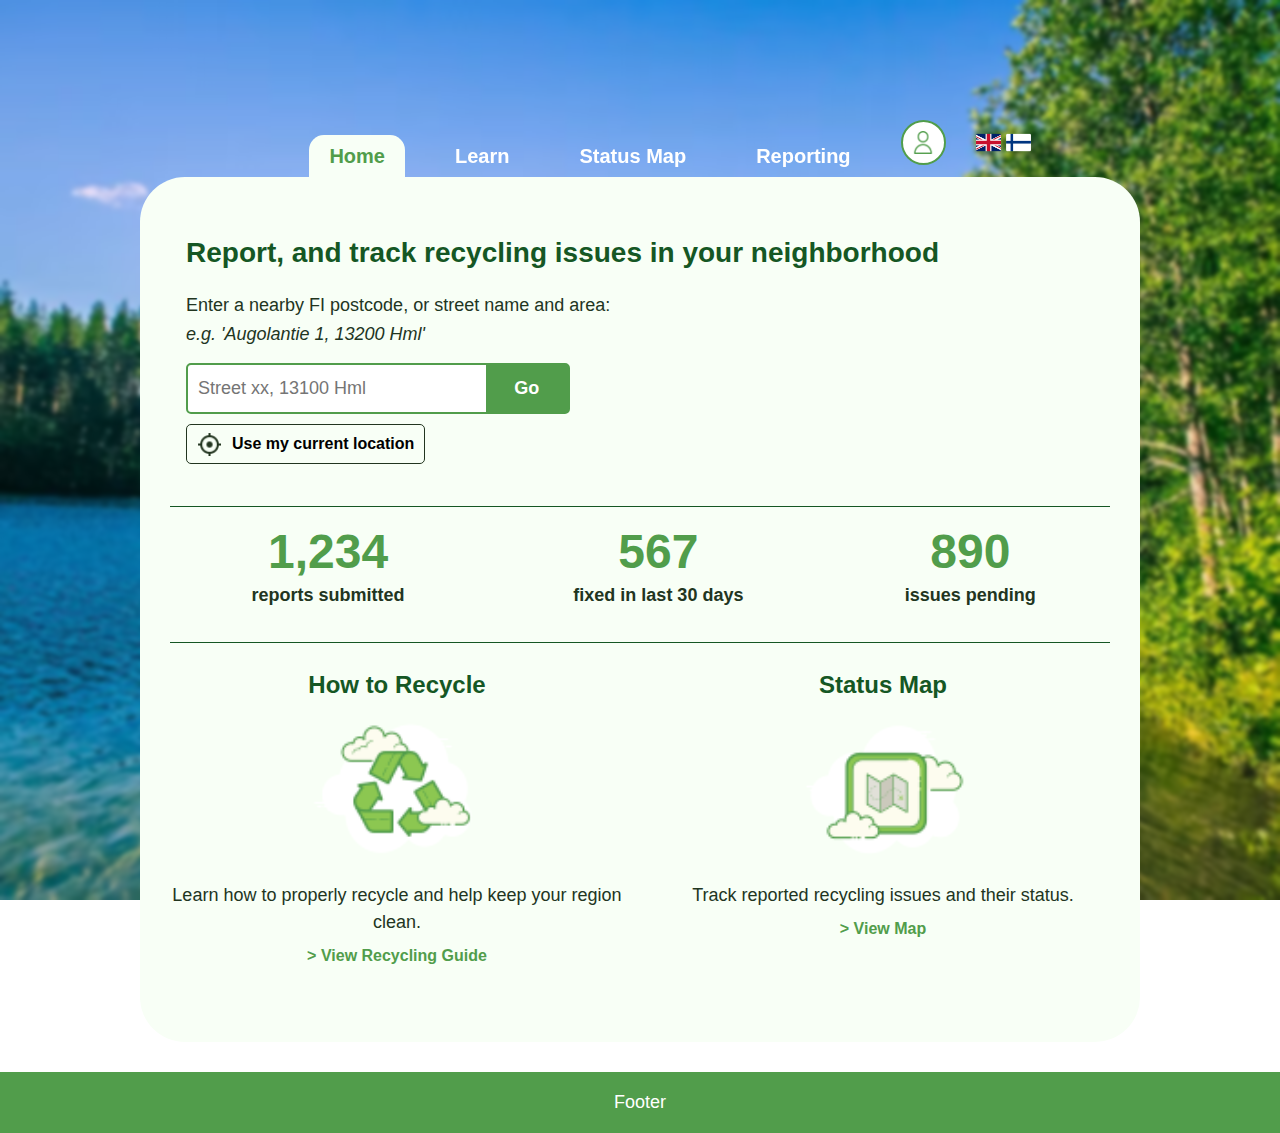
<file: index.html>
<!DOCTYPE html>
<html lang="en">
<head>
    <meta charset="UTF-8">
    <meta name="viewport" content="width=device-width, initial-scale=1.0">
    <title>Home Page</title>
    <link rel="stylesheet" href="./parts/style_global.css">
    <link rel="stylesheet" href="./parts/style_index.css">
    <script src="./js/language.js"></script> <!-- Shared language script -->
</head>

<body>
    <!--header-->  
    <div class="navbar">
        <div class="menu">
            <ul>
                <li><a id="homeLink" href="./index.html" class="active">Home</a></li>
                <li><a id="learnLink" href="./src/learn.html">Learn</a></li>
                <li><a id="statusMapLink" href="./src/status_map.html">Status Map</a></li>
                <li><a id="combinedReportLink" href="./src/combined_report.html">Reporting</a></li>
            </ul>
        </div>
        <div class="icons">
            <a class="user-icon" href="./src/user_profile.html">
                <img src="./parts/user_app_basic_icon.png" alt="User Icon" />
            </a>
            <div class="language-switcher">
                <button onclick="setLanguage('en')">
                    <img src="./parts/uk-flag-icon.png" alt="UK Flag" />
                </button>
                <button onclick="setLanguage('fi')">
                    <img src="./parts/finland-flag-icon.png" alt="Finland Flag" />
                </button>
            </div>
        </div>     
    </div>

    <!--main-->
    <div class="container">
        <div class="top-container">
            <h3>Report, and track recycling issues in your neighborhood</h3>
            <!--h4>Easily report and track recycling issues in your neighborhood</h4-->
            <form action="./src/combined_report.html" class="form-box">
                <label for="addressInput">Enter a nearby FI postcode, or street name and area:</label>
                <p class="form-hint" id="addressHint">e.g. 'Augolantie 1, 13200 Hml'</p>
                <div class="input-box">
                    <input type="text" id="addressInput" class="textbox" placeholder="Street xx, 13100 Hml" size="10" maxlength="200">
                    <button type="submit" class="submit">Go</button>
                </div>
                <div class="geolocate">
                    <img src="./parts/my-location-icon.png" alt="Geolocate Icon" />
                    <button type="button" onclick="getLocation()">Use my current location</button>
                </div>
            </form>
        </div>

        <div class="mid-container">
            <div id="stats">
                <div>
                    <big>1,234</big>
                    reports submitted
                </div>
                <div>
                    <big>567</big>
                    fixed in last 30 days
                </div>
                <div>
                    <big>890</big>
                    issues pending
                </div>
            </div>
        </div>

        <div class="bot-container">
            <div class="bot-left">
                <h4>How to Recycle</h4>
                <img src="./parts/recycle-icon.png" alt="Recycle Icon" />
                <p>Learn how to properly recycle and help keep your region clean.</p>
                <a href="./src/learn.html">> View Recycling Guide</a>
            </div>
            <div class="bot-right">
                <h4>Status Map</h4>
                <img src="./parts/map-icon.png" alt="Map Icon" />
                <p>Track reported recycling issues and their status.</p>
                <a href="./src/status_map.html">> View Map</a>
            </div>
        </div>
    </div>

    <!--footer-->
    <div class="footer">
        Footer
    </div>
</body>
</html>
</file>
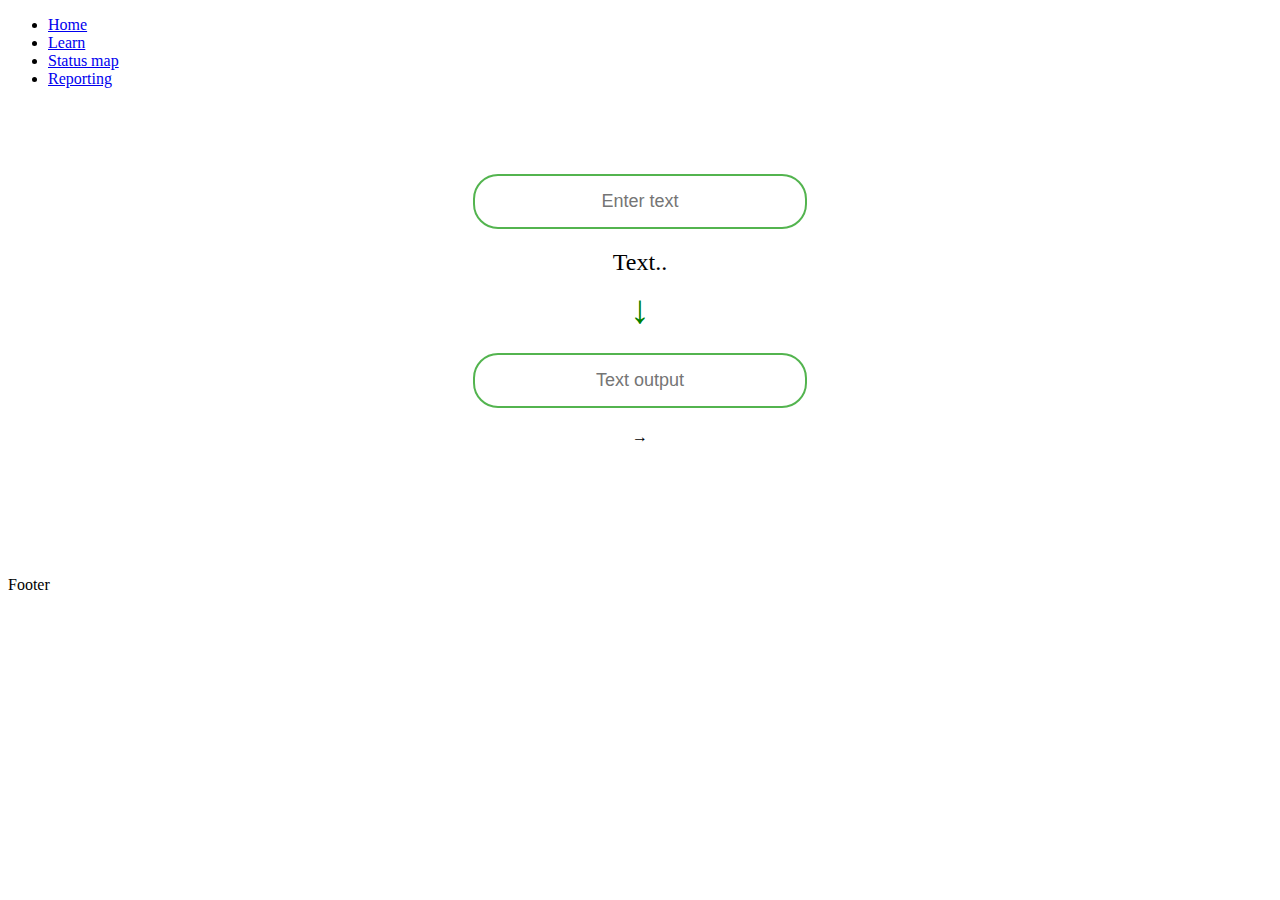
<file: home.html>
<!DOCTYPE html>
<html lang="en">
<head>
    <meta charset="UTF-8">
    <meta name="viewport" content="width=device-width, initial-scale=1.0">
    <title>Mockup Page</title>
    <link rel="stylesheet" href="parts/style.css">
</head>
<body>
    <div class="navbar">
        <ul>
            <li><a href="/home.html" class="active">Home</a></li>
            <li><a href="/src/learn.html">Learn</a></li>
            <li><a href="/src/status_map.html">Status map</a></li>
            <li><a href="/src/report.html">Reporting</a></li>
        </ul>
        <div class="user-icon">
            <div class="icon-circle"></div>
        </div>
    </div>

    <div class="container">
        <div class="input-box">
            <input type="text" placeholder="Enter text" class="textbox">
            <div class="centered-medium-text">
                <span>Text..</span>
            </div>
            <div class="arrow-down">
                <span>&#x2193;</span>
            </div>
            <input type="text" placeholder="Text output" class="textbox">
        </div>
        <div class="arrow-right">
            <span>&#x2192;</span>
        </div>
    </div>

    <div class="footer">
        Footer
    </div>
</body>
</html>
</file>
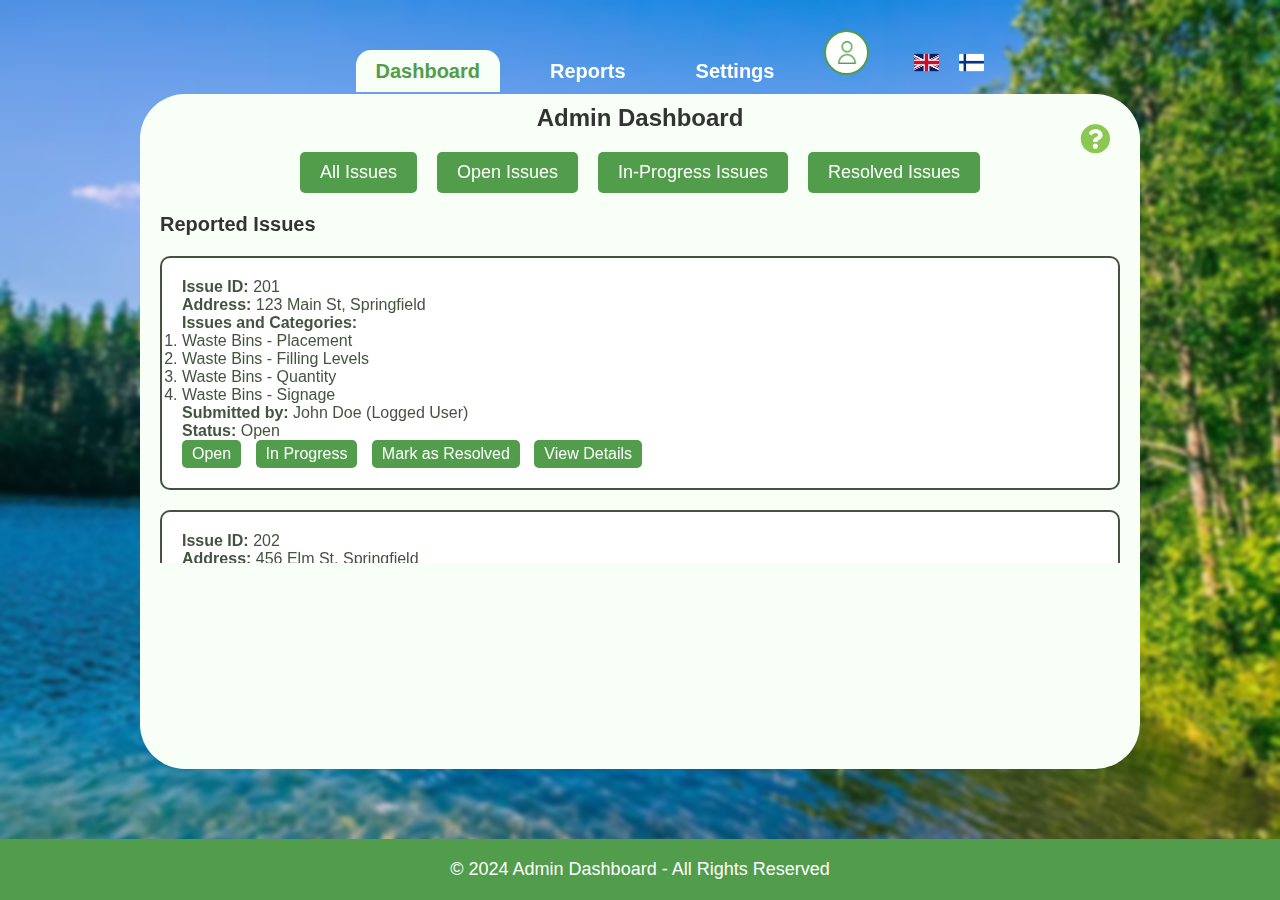
<file: src/admin.html>
<!DOCTYPE html>
<html lang="en">
<head>
    <meta charset="UTF-8">
    <meta name="viewport" content="width=device-width, initial-scale=1.0">
    <meta http-equiv="X-UA-Compatible" content="ie=edge">
    <title>Admin Dashboard</title>
    <link rel="stylesheet" href="../parts/style_global.css">
    <link rel="stylesheet" href="../parts/style_admin.css">
    <script src="../js/language.js"></script>
    <link rel="stylesheet" href="https://cdnjs.cloudflare.com/ajax/libs/font-awesome/5.15.4/css/all.min.css">
</head>
<body>
    <div class="navbar">
        <ul>
            <li><a href="#" class="active">Dashboard</a></li>
            <li><a href="#">Reports</a></li>
            <li><a href="#">Settings</a></li>
        </ul>
            <div class="icons">
            <a class="user-icon" href="../src/user_profile.html">
              <img src="../parts/user_app_basic_icon.png" alt="User Icon" />
            </a>
            <div class="language-switcher">
              <button onclick="setLanguage('en')">
                <img src="../parts/uk-flag-icon.png" alt="UK Flag" />
              </button>
              <button onclick="setLanguage('fi')">
                <img src="../parts/finland-flag-icon.png" alt="Finland Flag" />
              </button>
            </div>
        </div>
    </div>

    <div class="container">
        <div class="info">
            <i class="fas fa-question-circle question-mark" onclick="toggleInstructions()"></i>
        </div>
        <h2>Admin Dashboard</h2>

        <div class="filter-options">
            <button onclick="showAllIssues()">All Issues</button>
            <button onclick="showOpenIssues()">Open Issues</button>
            <button onclick="showInProgressIssues()">In-Progress Issues</button>
            <button onclick="showResolvedIssues()">Resolved Issues</button>
        </div>

        <div class="report-section" id="report-section">
            <h3>Reported Issues</h3>

            <!-- Issue ID 201 -->
            <div class="report-item" id="report-201">
                <p><strong>Issue ID:</strong> 201</p>
                <p><strong>Address:</strong> 123 Main St, Springfield</p>
                <p><strong>Issues and Categories:</strong></p>
                <ol>
                    <li>Waste Bins - Placement</li>
                    <li>Waste Bins - Filling Levels</li>
                    <li>Waste Bins - Quantity</li>
                    <li>Waste Bins - Signage</li>
                </ol>
                <p><strong>Submitted by:</strong> John Doe (Logged User)</p>
                <p><strong>Status:</strong> <span class="status" id="status-201">Open</span></p>
                <button onclick="changeStatus('201', 'Open')">Open</button>
                <button onclick="changeStatus('201', 'In Progress')">In Progress</button>
                <button onclick="changeStatus('201', 'Resolved')">Mark as Resolved</button>
                <button onclick="viewDetails('201')">View Details</button>
            </div>

            <!-- Issue ID 202 -->
            <div class="report-item" id="report-202">
                <p><strong>Issue ID:</strong> 202</p>
                <p><strong>Address:</strong> 456 Elm St, Springfield</p>
                <p><strong>Issues and Categories:</strong></p>
                <ol>
                    <li>Waste Bins - Quantity</li>
                    <li>Waste Bins - Filling Levels</li>
                </ol>
                <p><strong>Submitted by:</strong> Anonymous</p>
                <p><strong>Status:</strong> <span class="status" id="status-202">Open</span></p>
                <button onclick="changeStatus('202', 'Open')">Open</button>
                <button onclick="changeStatus('202', 'In Progress')">In Progress</button>
                <button onclick="changeStatus('202', 'Resolved')">Mark as Resolved</button>
                <button onclick="viewDetails('202')">View Details</button>
            </div>

            <!-- Issue ID 203 -->
            <div class="report-item" id="report-203">
                <p><strong>Issue ID:</strong> 203</p>
                <p><strong>Address:</strong> 789 Oak St, Springfield</p>
                <p><strong>Issues and Categories:</strong></p>
                <ol>
                    <li>Waste Bins - Signage</li>
                    <li>Waste Bins - Filling Levels</li>
                </ol>
                <p><strong>Submitted by:</strong> Jane Smith (Logged User)</p>
                <p><strong>Status:</strong> <span class="status" id="status-203">Resolved</span></p>
                <button onclick="changeStatus('203', 'Open')">Open</button>
                <button onclick="changeStatus('203', 'In Progress')">In Progress</button>
                <button onclick="changeStatus('203', 'Resolved')">Mark as Resolved</button>
                <button onclick="viewDetails('203')">View Details</button>
            </div>

            <!-- Issue ID 204 -->
            <div class="report-item" id="report-204">
                <p><strong>Issue ID:</strong> 204</p>
                <p><strong>Address:</strong> 321 Maple St, Springfield</p>
                <p><strong>Issues and Categories:</strong></p>
                <ol>
                    <li>Waste Bins - Quantity</li>
                    <li>Waste Bins - Filling Levels</li>
                </ol>
                <p><strong>Submitted by:</strong> Alice Johnson (Logged User)</p>
                <p><strong>Status:</strong> <span class="status" id="status-204">Open</span></p>
                <button onclick="changeStatus('204', 'Open')">Open</button>
                <button onclick="changeStatus('204', 'In Progress')">In Progress</button>
                <button onclick="changeStatus('204', 'Resolved')">Mark as Resolved</button>
                <button onclick="viewDetails('204')">View Details</button>
            </div>

            <!-- Issue ID 205 -->
            <div class="report-item" id="report-205">
                <p><strong>Issue ID:</strong> 205</p>
                <p><strong>Address:</strong> 654 Pine St, Springfield</p>
                <p><strong>Issues and Categories:</strong></p>
                <ol>
                    <li>Waste Bins - Filling Levels</li>
                </ol>
                <p><strong>Submitted by:</strong> Mark Davis (Anonymous)</p>
                <p><strong>Status:</strong> <span class="status" id="status-205">Open</span></p>
                <button onclick="changeStatus('205', 'Open')">Open</button>
                <button onclick="changeStatus('205', 'In Progress')">In Progress</button>
                <button onclick="changeStatus('205', 'Resolved')">Mark as Resolved</button>
                <button onclick="viewDetails('205')">View Details</button>
            </div>

            <!-- Issue ID 206 -->
            <div class="report-item" id="report-206">
                <p><strong>Issue ID:</strong> 206</p>
                <p><strong>Address:</strong> 987 Birch St, Springfield</p>
                <p><strong>Issues and Categories:</strong></p>
                <ol>
                    <li>Waste Bins - Quantity</li>
                </ol>
                <p><strong>Submitted by:</strong> Anonymous</p>
                <p><strong>Status:</strong> <span class="status" id="status-206">In Progress</span></p>
                <button onclick="changeStatus('206', 'Open')">Open</button>
                <button onclick="changeStatus('206', 'In Progress')">In Progress</button>
                <button onclick="changeStatus('206', 'Resolved')">Mark as Resolved</button>
                <button onclick="viewDetails('206')">View Details</button>
            </div>

        </div> <!-- End of Report Section -->
    </div>

    <div class="footer">
        &copy; 2024 Admin Dashboard - All Rights Reserved
    </div>

    <!-- Instructions overlay -->
    <div class="instructions-overlay" id="instructions-overlay" style="display:none;">
        <div class="instructions-box">
            <span class="close-button" onclick="toggleInstructions()">×</span>
            <p><b>Instructions for this dashboard:</b></p>
            <ol>
                <li>Use the filter options to display different sets of issues (e.g. All Issues, Open Issues, Resolved Issues).</li>
                <li>Review reported issues by viewing details or marking issues as resolved.</li>
                <li>You can reopen resolved issues if necessary.</li>
            </ol>
        </div>
    </div>

    <!-- View Details overlay -->
    <div class="details-overlay" id="details-overlay" style="display:none;">
        <div class="details-box">
            <span class="close-button" onclick="toggleDetails()">×</span>
            <div class="issue-details" id="issue-details"></div>
        </div>
    </div>

    <!-- Image overlay -->
    <div class="image-overlay" id="image-overlay" style="display:none;">
        <span class="close-button" onclick="toggleImage()">×</span>
        <img id="enlarged-image" style="max-width: 90%; height: auto; margin: auto; display: block;">
    </div>


    <script>
        function toggleInstructions() {
            const overlay = document.getElementById('instructions-overlay');
            overlay.style.display = overlay.style.display === 'block' ? 'none' : 'block';
        }

        function toggleDetails() {
            const overlay = document.getElementById('details-overlay');
            overlay.style.display = overlay.style.display === 'block' ? 'none' : 'block';
        }

        function toggleImage() {
            const overlay = document.getElementById('image-overlay');
            overlay.style.display = overlay.style.display === 'block' ? 'none' : 'block';
        }

        function showImage(src) {
            const enlargedImage = document.getElementById('enlarged-image');
            enlargedImage.src = src;
            toggleImage();
        }


        function viewDetails(issueId) {
            let details = '';
            switch (issueId) {
                case '201':
                    details = `
                        <h3>Issue ID: 201</h3>
                        <p><strong>Address:</strong> 123 Main St, Springfield</p>
                        <p><strong>Issues and Categories:</strong></p>
                        <ol style="list-style-type: none; padding: 0;">
                            <li style="margin-bottom: 20px;">
                                <div style="background-color: #f9f9f9; border: 1px solid #ddd; border-radius: 8px; padding: 15px; display: flex; align-items: center;">
                                   <img src="../parts/wastebinsplacements.jpeg" class="clickable-image" style="max-width: 100px; height: auto; border-radius: 4px; margin-right: 15px;" onclick="showImage('../parts/wastebins.jpg')">
                                    <div>
                                        <h4 style="margin: 0;">Waste Bins - Placement</h4>
                                        <p style="margin: 5px 0; color: #555;"><strong>Comment:</strong> The sorting Placement is not functioning as expected.</p>
                                    </div>
                                </div>
                            </li>
                            <li>
                                <div style="background-color: #f9f9f9; border: 1px solid #ddd; border-radius: 8px; padding: 15px; display: flex; align-items: center;">
                                    <img src="../parts/wastebins.jpg" class="clickable-image" style="max-width: 100px; height: auto; border-radius: 4px; margin-right: 15px;" onclick="showImage('../parts/wastebins.jpg')">
                                    <div>
                                        <h4 style="margin: 0;">Waste Bins - Filling Levels</h4>
                                        <p style="margin: 5px 0; color: #555;"><strong>Comment:</strong> The bins are nearly full and require attention.</p>
                                    </div>
                                </div>
                            </li>                       
                            <li>
                                <div style="background-color: #f9f9f9; border: 1px solid #ddd; border-radius: 8px; padding: 15px; display: flex; align-items: center;">
                                    <img src="../parts/wastebinsquantity.jpeg" class="clickable-image" style="max-width: 100px; height: auto; border-radius: 4px; margin-right: 15px;" onclick="showImage('../parts/wastebins.jpg')">
                                    <div>
                                        <h4 style="margin: 0;">Waste Bins - Quantity</h4>
                                        <p style="margin: 5px 0; color: #555;"><strong>Comment:</strong> The bins are nearly full and require attention.</p>
                                    </div>
                                </div>
                            </li>
                            <li>
                                <div style="background-color: #f9f9f9; border: 1px solid #ddd; border-radius: 8px; padding: 15px; display: flex; align-items: center;">
                                    <img src="../parts/wastebinssinage.jpeg" class="clickable-image" style="max-width: 100px; height: auto; border-radius: 4px; margin-right: 15px;" onclick="showImage('../parts/wastebins.jpg')">
                                    <div>
                                        <h4 style="margin: 0;">Waste Bins - Signage</h4>
                                        <p style="margin: 5px 0; color: #555;"><strong>Comment:</strong> The bins are nearly full and require attention.</p>
                                    </div>
                                </div>
                            </li>
                        </ol>
                        <p><strong>Submitted by:</strong> John Doe (Logged User)</p>
                        <p><strong>Submission Date:</strong> 20/11/2024</p>
                    `;
                    break;
                case '202':
                    details = `
                        <h3>Issue ID: 202</h3>
                        <p><strong>Address:</strong> 456 Elm St, Springfield</p>
                        <p><strong>Issues and Categories:</strong></p>
                        <ol style="list-style-type: none; padding: 0;">
                            <li style="margin-bottom: 20px;">
                                <div style="background-color: #f9f9f9; border: 1px solid #ddd; border-radius: 8px; padding: 15px; display: flex; align-items: center;">
                                   <img src="../parts/wastebinsquantity.jpeg" class="clickable-image" style="max-width: 100px; height: auto; border-radius: 4px; margin-right: 15px;" onclick="showImage('../parts/wastebins.jpg')">
                                    <div>
                                        <h4 style="margin: 0;">Waste Bins - Quantity</h4>
                                        <p style="margin: 5px 0; color: #555;"><strong>Comment:</strong> The sorting Placement is not functioning as expected.</p>
                                    </div>
                                </div>
                            </li>
                            <li>
                                <div style="background-color: #f9f9f9; border: 1px solid #ddd; border-radius: 8px; padding: 15px; display: flex; align-items: center;">
                                    <img src="../parts/wastebins.jpg" class="clickable-image" style="max-width: 100px; height: auto; border-radius: 4px; margin-right: 15px;" onclick="showImage('../parts/wastebins.jpg')">
                                    <div>
                                        <h4 style="margin: 0;">Waste Bins - Filling Levels</h4>
                                        <p style="margin: 5px 0; color: #555;"><strong>Comment:</strong> The bins are nearly full and require attention.</p>
                                    </div>
                                </div>
                            </li>
                        </ol>
                        <p><strong>Submitted by:</strong> John Doe (Logged User)</p>
                        <p><strong>Submission Date:</strong> 20/11/2024</p>
                    `;
                    break;
                case '203':
                    details = `
                        <h3>Issue ID: 203</h3>
                        <p><strong>Address:</strong> 789 Oak St, Springfield</p>
                        <p><strong>Issues and Categories:</strong></p>
                        <ol style="list-style-type: none; padding: 0;">
                            <li style="margin-bottom: 20px;">
                                <div style="background-color: #f9f9f9; border: 1px solid #ddd; border-radius: 8px; padding: 15px; display: flex; align-items: center;">
                                   <img src="../parts/wastebinsplacements.jpeg" class="clickable-image" style="max-width: 100px; height: auto; border-radius: 4px; margin-right: 15px;" onclick="showImage('../parts/wastebins.jpg')">
                                    <div>
                                        <h4 style="margin: 0;">Waste Bins - Placement</h4>
                                        <p style="margin: 5px 0; color: #555;"><strong>Comment:</strong> The sorting Placement is not functioning as expected.</p>
                                    </div>
                                </div>
                            </li>
                            <li>
                                <div style="background-color: #f9f9f9; border: 1px solid #ddd; border-radius: 8px; padding: 15px; display: flex; align-items: center;">
                                    <img src="../parts/wastebins.jpg" class="clickable-image" style="max-width: 100px; height: auto; border-radius: 4px; margin-right: 15px;" onclick="showImage('../parts/wastebins.jpg')">
                                    <div>
                                        <h4 style="margin: 0;">Waste Bins - Filling Levels</h4>
                                        <p style="margin: 5px 0; color: #555;"><strong>Comment:</strong> The bins are nearly full and require attention.</p>
                                    </div>
                                </div>
                            </li>
                        </ol>
                        <p><strong>Submitted by:</strong> John Doe (Logged User)</p>
                        <p><strong>Submission Date:</strong> 20/11/2024</p>
                    `;
                    break;
                case '204':
                    details = `
                        <h3>Issue ID: 204</h3>
                        <p><strong>Address:</strong> 321 Maple St, Springfield</p>
                        <p><strong>Issues and Categories:</strong></p>
                        <ol style="list-style-type: none; padding: 0;">
                            <li style="margin-bottom: 20px;">
                                <div style="background-color: #f9f9f9; border: 1px solid #ddd; border-radius: 8px; padding: 15px; display: flex; align-items: center;">
                                   <img src="../parts/wastebinsplacements.jpeg" class="clickable-image" style="max-width: 100px; height: auto; border-radius: 4px; margin-right: 15px;" onclick="showImage('../parts/wastebins.jpg')">
                                    <div>
                                        <h4 style="margin: 0;">Waste Bins - Placement</h4>
                                        <p style="margin: 5px 0; color: #555;"><strong>Comment:</strong> The sorting Placement is not functioning as expected.</p>
                                    </div>
                                </div>
                            </li>
                            <li>
                                <div style="background-color: #f9f9f9; border: 1px solid #ddd; border-radius: 8px; padding: 15px; display: flex; align-items: center;">
                                    <img src="../parts/wastebins.jpg" class="clickable-image" style="max-width: 100px; height: auto; border-radius: 4px; margin-right: 15px;" onclick="showImage('../parts/wastebins.jpg')">
                                    <div>
                                        <h4 style="margin: 0;">Waste Bins - Filling Levels</h4>
                                        <p style="margin: 5px 0; color: #555;"><strong>Comment:</strong> The bins are nearly full and require attention.</p>
                                    </div>
                                </div>
                            </li>
                        </ol>
                        <p><strong>Submitted by:</strong> John Doe (Logged User)</p>
                        <p><strong>Submission Date:</strong> 20/11/2024</p>
                    `;
                    break;
                case '205':
                    details = `
                        <h3>Issue ID: 205</h3>
                        <p><strong>Address:</strong> 654 Pine St, Springfield</p>
                        <p><strong>Issues and Categories:</strong></p>
                        <ol style="list-style-type: none; padding: 0;">
                            <li style="margin-bottom: 20px;">
                                <div style="background-color: #f9f9f9; border: 1px solid #ddd; border-radius: 8px; padding: 15px; display: flex; align-items: center;">
                                   <img src="../parts/wastebinsplacements.jpeg" class="clickable-image" style="max-width: 100px; height: auto; border-radius: 4px; margin-right: 15px;" onclick="showImage('../parts/wastebins.jpg')">
                                    <div>
                                        <h4 style="margin: 0;">Waste Bins - Placement</h4>
                                        <p style="margin: 5px 0; color: #555;"><strong>Comment:</strong> The sorting Placement is not functioning as expected.</p>
                                    </div>
                                </div>
                            </li>
                        </ol>
                        <p><strong>Submitted by:</strong> John Doe (Logged User)</p>
                        <p><strong>Submission Date:</strong> 20/11/2024</p>
                    `;
                    break;
                case '206':
                    details = `
                        <h3>Issue ID: 206</h3>
                        <p><strong>Address:</strong> 987 Birch St, Springfield</p>
                        <p><strong>Issues and Categories:</strong></p>
                        <ol style="list-style-type: none; padding: 0;">
                            <li style="margin-bottom: 20px;">
                                <div style="background-color: #f9f9f9; border: 1px solid #ddd; border-radius: 8px; padding: 15px; display: flex; align-items: center;">
                                   <img src="../parts/wastebinsplacements.jpeg" class="clickable-image" style="max-width: 100px; height: auto; border-radius: 4px; margin-right: 15px;" onclick="showImage('../parts/wastebins.jpg')">
                                    <div>
                                        <h4 style="margin: 0;">Waste Bins - Placement</h4>
                                        <p style="margin: 5px 0; color: #555;"><strong>Comment:</strong> The sorting Placement is not functioning as expected.</p>
                                    </div>
                                </div>
                            </li>
                        </ol>
                        <p><strong>Submitted by:</strong> John Doe (Logged User)</p>
                        <p><strong>Submission Date:</strong> 20/11/2024</p>
                    `;
                    break;
               
            }

            document.getElementById('issue-details').innerHTML = details;
            toggleDetails();
        }

        function changeStatus(issueId, newStatus) {
            document.getElementById('status-' + issueId).innerText = newStatus;
            alert(`Status changed to "${newStatus}" for Issue ID: ${issueId};`);
        }

        function showAllIssues() {
            const items = document.querySelectorAll('.report-item');
            items.forEach(item => item.style.display = 'block');
        }

        function showOpenIssues() {
            const items = document.querySelectorAll('.report-item');
            items.forEach(item => {
                const status = item.querySelector('.status').textContent;
                item.style.display = (status === 'Open') ? 'block' : 'none';
            });
        }

        function showInProgressIssues() {
            const items = document.querySelectorAll('.report-item');
            items.forEach(item => {
                const status = item.querySelector('.status').textContent;
                item.style.display = (status === 'In Progress') ? 'block' : 'none';
            });
        }

        function showResolvedIssues() {
            const items = document.querySelectorAll('.report-item');
            items.forEach(item => {
                const status = item.querySelector('.status').textContent;
                item.style.display = (status === 'Resolved') ? 'block' : 'none';
            });
        }
    </script>
</body>
</html>
</file>
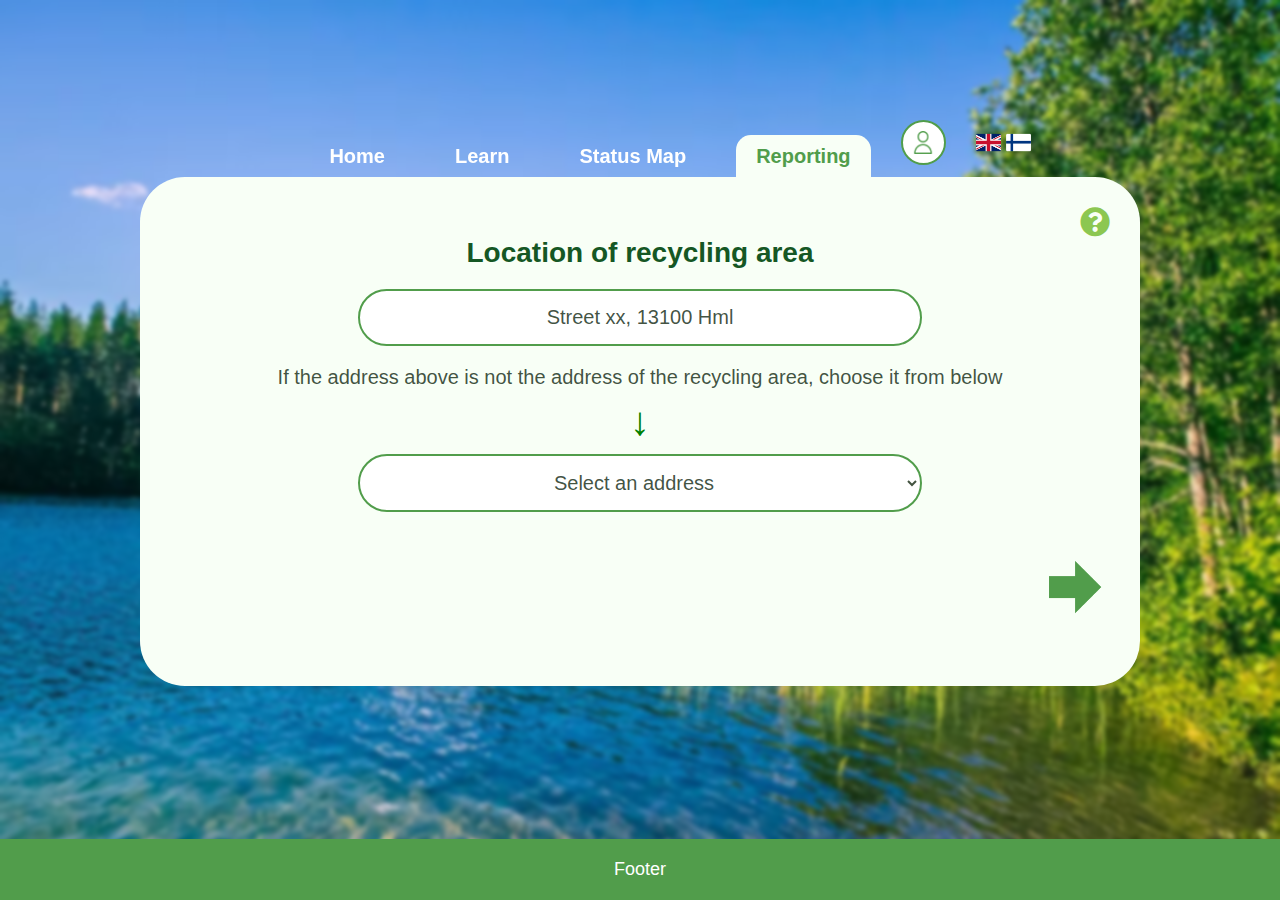
<file: src/combined_report.html>
<!DOCTYPE html>
<html lang="en">
  <head>
    <meta charset="UTF-8" />
    <meta name="viewport" content="width=device-width, initial-scale=1.0" />
    <title>Recycling Reporting</title>
    <link rel="stylesheet" href="../parts/style_global.css" />
    <!-- Initial CSS for Step 1 -->
    <link
      class="dynamic-css"
      rel="stylesheet"
      href="../parts/style-step1.css"
    />
    <link
      rel="stylesheet"
      href="https://cdnjs.cloudflare.com/ajax/libs/font-awesome/5.15.4/css/all.min.css"
    />
    <!-- For icons -->
    <script src="../js/language.js"></script>
    <!-- Shared language script -->
    <style>
      .step {
        display: none;
      }
      .step.active {
        display: block;
      }
    </style>
  </head>
  <body>
    <div class="navbar">
      <div class="menu">
        <ul>
          <li><a id="homeLink" href="../index.html">Home</a></li>
          <li><a id="learnLink" href="../src/learn.html">Learn</a></li>
          <li>
            <a id="statusMapLink" href="../src/status_map.html">Status Map</a>
          </li>
          <li>
            <a
              id="combinedReportLink"
              href="../src/combined_report.html"
              class="active"
              >Reporting</a
            >
          </li>
        </ul>
      </div>
      <div class="icons">
        <a class="user-icon" href="../src/user_profile.html">
          <img src="../parts/user_app_basic_icon.png" alt="User Icon" />
        </a>
        <div class="language-switcher">
          <button onclick="setLanguage('en')">
            <img src="../parts/uk-flag-icon.png" alt="UK Flag" />
          </button>
          <button onclick="setLanguage('fi')">
            <img src="../parts/finland-flag-icon.png" alt="Finland Flag" />
          </button>
        </div>
      </div>
    </div>

    <!-- Step 1 -->
    <div id="step1" class="step active">
      <div class="container">
        <i
          class="fas fa-question-circle question-mark"
          onclick="toggleInstructions(1)"
        ></i>
        <h3 id="header_step1">Location of recycling area</h3>
        <div class="address">
          <input type="text" id="addressInput" class="textbox" readonly />
          <div class="centered-medium-text">
            <span id="addressInfo"
              >If the address above is not the address of recycling area,
              choose it from below</span
            >
          </div>
          <div class="arrow-down">
            <span>&#x2193;</span>
          </div>
          <select class="textbox" id="addressDropdown">
            <option id="selectAddress" value="">Select an address</option>
            <option value="address2">Street xx, 13100 Hml</option>
            <option value="address3">Street xx, 13100 Hml</option>
            <option value="address4">Street xx, 13100 Hml</option>
          </select>
        </div>
        <div class="action">
          <div class="previous-button">
            <img src="../parts/left_arrow_icon.png" alt="Previous" />
          </div>
          <div class="next-button">
            <img
              src="../parts/right_arrow_icon.png"
              alt="Next"
              onclick="nextStep(1)"
            />
          </div>
        </div>
      </div>
      <!-- Instructions Overlay for Step 1 -->
      <div class="instructions-overlay" id="instructions-overlay-step1">
        <div class="instructions-box">
          <span class="close-button" onclick="toggleInstructions(1)">×</span>
          <p>
            <b id="step1InstructionsTitle"
              >Instructions for submitting issues:</b
            >
          </p>
          <ol>
            <li id="step1Instruction1">
              If you used a QR-code to access this reporting page, the address
              should be correct.
            </li>
            <li id="step1Instruction2">
              But if you came through the website, choose the correct address
              from below.
            </li>
          </ol>
        </div>
      </div>
    </div>

    <!-- Step 2 -->
    <div id="step2" class="step">
      <div class="container">
        <h3 id="header_step2">Select all the categories you wish to report on.</h3>
        <i
          class="fas fa-question-circle question-mark"
          onclick="toggleInstructions(2)"
        ></i>
        <div class="btn-group">
          <div class="dropdown">
            <button id="wasteSortingArea" class="dropbtn">
              Waste sorting area
            </button>
            <div class="dropdown-content">
              <button
                id="step2issue1"
                onclick="changeColor(this, 'Waste sorting area')"
              >
                Equipment
              </button>
              <button
                id="step2issue2"
                onclick="changeColor(this, 'Waste sorting area')"
              >
                Ventilation
              </button>
              <button
                id="step2issue3"
                onclick="changeColor(this, 'Waste sorting area')"
              >
                Doors
              </button>
              <button
                id="step2issue4"
                onclick="changeColor(this, 'Waste sorting area')"
              >
                Floor
              </button>
              <button
                id="step2issue5"
                onclick="changeColor(this, 'Waste sorting area')"
              >
                Accessibility
              </button>
              <button
                id="step2issue6"
                onclick="changeColor(this, 'Waste sorting area')"
              >
                Distances
              </button>
              <button
                id="step2issue7"
                onclick="changeColor(this, 'Waste sorting area')"
              >
                Lighting
              </button>
              <button
                id="step2issue8"
                onclick="changeColor(this, 'Waste sorting area')"
              >
                Signage
              </button>
            </div>
          </div>

          <div class="dropdown">
            <button id="generalCleanliness" class="dropbtn">
              General cleanliness
            </button>
            <div class="dropdown-content">
              <button
                id="step2issue9"
                onclick="changeColor(this, 'General cleanliness')"
              >
                Cleanliness
              </button>
              <button
                id="step2issue10"
                onclick="changeColor(this, 'General cleanliness')"
              >
                Unwanted Animals
              </button>
            </div>
          </div>

          <div class="dropdown">
            <button id="wasteBins" class="dropbtn">Waste bins</button>
            <div class="dropdown-content">
              <button
                id="step2issue11"
                onclick="changeColor(this, 'Waste bins')"
              >
                Placement
              </button>
              <button
                id="step2issue12"
                onclick="changeColor(this, 'Waste bins')"
              >
                Filling Levels
              </button>
              <button
                id="step2issue13"
                onclick="changeColor(this, 'Waste bins')"
              >
                Quantity
              </button>
              <button
                id="step2issue14"
                onclick="changeColor(this, 'Waste bins')"
              >
                Signage
              </button>
            </div>
          </div>
        </div>

        <!-- Area to display clicked button text -->
        <div id="selected-items">
          <h3 id="selectedIssuesTitle">Selected:</h3>
          <ul id="selected-list"></ul>
        </div>

        <!-- Action Buttons Centered Below Content -->
        <div class="action">
          <div class="previous-button">
            <img
              src="../parts/left_arrow_icon.png"
              alt="Previous"
              onclick="prevStep(2)"
            />
          </div>
          <div class="next-button">
            <img
              src="../parts/right_arrow_icon.png"
              alt="Next"
              onclick="nextStep(2)"
            />
          </div>
        </div>
      </div>

      <!-- Instructions Overlay for Step 2 -->
      <div class="instructions-overlay" id="instructions-overlay-step2">
        <div class="instructions-box">
          <span class="close-button" onclick="toggleInstructions(2)">×</span>
          <p>
            <b id="step2InstructionsTitle"
              >Instructions for submitting issues:</b
            >
          </p>
          <ol>
            <li id="step2Instruction1" style="padding-bottom: 10px;">
              Hover over a category from the three available options.
            </li>
            <li id="step2Instruction2" style="padding-bottom: 10px;">
              A dropdown menu will appear, click on faced issues.
            </li>
            <li id="step2Instruction3" style="padding-bottom: 10px;">
              All chosen issues will be listed below category buttons.
            </li>
            <li id="step2Instruction4" style="padding-bottom: 10px;">
              Repeat the process for other categories as needed.
            </li>
            <li id="step2Instruction5" style="padding-bottom: 10px;">
              Once all appropriate issues have been listed, click "Next" to
              proceed to the next step.
            </li>
          </ol>
        </div>
      </div>
    </div>

    <!-- Step 3 (Updated from report_step3.html) -->
    <div id="step3" class="step">
      <div class="container">
        <h3 id="step3Title">Enter issue details </h3>
        <div class="info">
            <i class="fas fa-question-circle question-mark" onclick="toggleInstructions(3)"></i>
        </div>

        <div class="input-box">
            <div class="cat-options">
                <button id="step3option1" class="option-button" onclick="selectOption(this)">
                    Full bins <i class="fas fa-arrow-right"></i>
                </button>
                <button id="step3option2" class="option-button" onclick="selectOption(this)">
                    Cleanliness <i class="fas fa-arrow-right"></i>
                </button>
                <button id="step3option3" class="option-button" onclick="selectOption(this)">
                    Miss sorted waste <i class="fas fa-arrow-right"></i>
                </button>
                <button id="step3option4" class="option-button" onclick="selectOption(this)">
                    Labels not visible <i class="fas fa-arrow-right"></i>
                </button>
            </div>
            <div class="dynamic-content">
                <div id="messageBox" class="message-box">
                    <h3 id="step3DynamicHeading">Please select a category on the left to input issue details</h3>
                    <div class="instructions-overlay" id="instructions-overlay-step3">
                        <div class="instructions-box">
                            <span class="close-button" onclick="toggleInstructions(3)">×</span>
                            <p><b id="step3InstructionsTitle">Instructions for submitting issues:</b></p>
                            <ol> 
                                <li id="step3Instruction1">Select a category from the available options (e.g. Full bins, Cleanliness).</li>
                                <li id="step3Instruction2">Add relevant images either by choosing the Camera or Gallery buttons.</li>
                                <li id="step3Instruction3">Type issue details in the description section.</li>
                                <li id="step3Instruction4">Repeat the process for other categories as needed.</li>
                                <li id="step3Instruction5">Once done, click the right arrow to proceed to the next step.</li>
                            </ol>
                        </div>
                    </div>
                </div>
                <div id="contentContainer" style="display: none;">
                    <div class="upload-title" id="step3UploadTitle">Take photos via camera or browse gallery to upload</div>
                    <div class="upload-column">
                        <div class="upload-buttons">
                            <label class="upload-button">
                                <i class="fas fa-camera"></i>
                                <input type="file" accept="image/*" capture="camera" style="display: none;" />
                            </label>
                            <label class="upload-button">
                                <i class="fas fa-image"></i>
                                <input type="file" accept="image/*" style="display: none;" />
                            </label>
                        </div>
                    </div>
                    <div class="text-content">
                        <textarea rows="5" maxlength="1000" id="step3DescriptionPlaceholder" placeholder="Describe the issue here..."></textarea>
                    </div>
                </div>
            </div>
        </div>

        <!-- Action Buttons -->
        <div class="action">
          <div class="previous-button">
            <img
              src="../parts/left_arrow_icon.png"
              alt="Previous"
              onclick="prevStep(3)"
            />
          </div>
          <div class="next-button">
            <img
              src="../parts/right_arrow_icon.png"
              alt="Next"
              onclick="nextStep(3)"
            />
          </div>
        </div>
      </div>
    </div>

    <!-- Step 4 (Updated from report_step4.html) -->
    <div id="step4" class="step">
      <div class="container">
        <div class="input-box">
          <h3 id="step4Title">Send the report</h3>
          <div class="main-text" id="step4SubmissionMethod">
            How would you like to submit this report?
          </div>
          <ul class="options">
            <li>
              <div class="radio-option">
                <input
                  type="radio"
                  id="registered"
                  name="report"
                  value="registered"
                />
                <label for="registered" id="step4Option1"
                  >As a registered user</label
                >
              </div>
              <div class="description">
                <p id="step4Option1Description">
                  Your username will be publicly visible and your address will
                  be shared with the receiving organization.
                </p>
              </div>
            </li>
            <li>
              <div class="radio-option">
                <input
                  type="radio"
                  id="anonymous"
                  name="report"
                  value="anonymous"
                />
                <label for="anonymous" id="step4Option2">As an anonymous</label>
              </div>
              <div class="description">
                <p id="step4Option2Description">
                  No account required. This request will be sent to the
                  receiving organization but you will not receive updates.
                </p>
              </div>
            </li>
            <li>
              <div class="radio-option">
                <input type="radio" id="hide" name="report" value="hide" />
                <label for="hide" id="step4Option3"
                  >Hide your personal information</label
                >
              </div>
              <div class="description">
                <p id="step4Option3Description">
                  Your username and address will not be public and will be
                  hidden from the receiving organization.
                </p>
              </div>
            </li>
          </ul>

          <div class="action">
            <div class="previous-button">
              <img
                src="../parts/left_arrow_icon.png"
                alt="Previous"
                onclick="prevStep(4)"
              />
            </div>
            <div class="finish-next">
              <div class="finish-text" id="step4FinishText">FINISH</div>
              <div class="next-button">
                <img
                  src="../parts/right_arrow_icon.png"
                  alt="Next"
                  onclick="nextStep(4)"
                />
              </div>
            </div>
          </div>
        </div>
      </div>
    </div>

    <!-- Step 5, confirmation -->
    <div id="step5" class="step">
      <div class="container">
        <h1 id="step5ThankYou">Thank you for reporting!</h1>
        <span id="step5span">Your issue ID is</span><br>
        <button class="reportId">532667</button>
        <div class="return_home">
          <a class="button" href="../index.html" id="returnHome" style="text-decoration: none;">
            Return to home page</a>
        </div>
      </div>
    </div>

    <div class="footer" id="footerText">Footer</div>

    <script>
      function updateStepCSS(stepNumber) {
        // Get the <link> element that dynamically changes
        const cssLink = document.querySelector(".dynamic-css");

        // Build the new href based on the step number
        let newHref;
        switch (stepNumber) {
          case 1:
            newHref = "../parts/style-step1.css";
            break;
          case 2:
            newHref = "../parts/style_step2.css";
            break;
          case 3:
            newHref = "../parts/style_step3.css";
            break;
          case 4:
            newHref = "../parts/style-step4.css";
            break;
          case 5:
            newHref = "../parts/style_confirmation.css";
            break;
          default:
            newHref = "../parts/style_global.css"; // Fallback
        }

        // Update the href attribute to point to the new stylesheet
        cssLink.href = newHref;
      }

      function nextStep(currentStep) {
        const nextStepElement = document.getElementById(
          `step${currentStep + 1}`
        );
        if (nextStepElement) {
          document
            .getElementById(`step${currentStep}`)
            .classList.remove("active");
          nextStepElement.classList.add("active");

          updateStepCSS(currentStep + 1); // Update the CSS for the next step

                // Call updateContent() to apply translations to the newly active step
                updateContent();
                reinitializeEventListeners(); // Reattach event listeners

            }
        }

      function prevStep(currentStep) {
        const prevStepElement = document.getElementById(
          `step${currentStep - 1}`
        );
        if (prevStepElement) {
          document
            .getElementById(`step${currentStep}`)
            .classList.remove("active");
          prevStepElement.classList.add("active");

          updateStepCSS(currentStep - 1); // Update the CSS for the previous step

                // Call updateContent() to apply translations to the newly active step
                updateContent();
                reinitializeEventListeners(); // Reattach event listeners
            }
        }


      function changeColor(button, category) {
        button.classList.toggle("clicked"); // Toggle the color change

        const selectedList = document.getElementById("selected-list");
        const buttonText = `${category} - ${button.innerText}`; // Combine category and button text

        if (button.classList.contains("clicked")) {
          // If clicked, add the text
          const listItem = document.createElement("li");
          listItem.textContent = buttonText;
          listItem.setAttribute("id", buttonText); // Use combined text as unique ID
          selectedList.appendChild(listItem);
        } else {
          // If unclicked, remove the text
          const listItem = document.getElementById(buttonText);
          if (listItem) {
            selectedList.removeChild(listItem);
          }
        }
      }

      function toggleInstructions(step) {
          const overlay = document.getElementById(`instructions-overlay-step${step}`);
          overlay.style.display = overlay.style.display === 'block' ? 'none' : 'block';

          // Apply translations after the instructions are shown
          updateContent();
      }

      // Step 3 functions
      function selectOption(selectedButton) {
          const buttons = document.querySelectorAll('.option-button');
          
          buttons.forEach(button => {
              button.classList.remove('active');
              const icon = button.querySelector('i');
              if (icon) {
                  icon.classList.replace('fa-arrow-left', 'fa-arrow-right');
              }
          });
          
          selectedButton.classList.add('active');
          const selectedIcon = selectedButton.querySelector('i');
          if (selectedIcon) {
              selectedIcon.classList.replace('fa-arrow-right', 'fa-arrow-left');
          }
          
          const selectedOptionText = selectedButton.textContent.trim();
          document.getElementById('step3DynamicHeading').textContent = `Selected Option: ${selectedOptionText}`;
          document.getElementById('contentContainer').style.display = 'block';
          document.getElementById('messageBox').classList.add('selected');
      }

      window.addEventListener("load", function () {
        const urlHash = window.location.hash;
        if (urlHash) {
          const address = decodeURIComponent(urlHash.substring(1));
          const addressInput = document.getElementById("addressInput");
          addressInput.value = address;
        } else {
          const addressInput = document.getElementById("addressInput");
          addressInput.value = "Street xx, 13100 Hml"; // Default value
        }
            reinitializeEventListeners();

      });
    </script>
  </body>
</html>
</file>
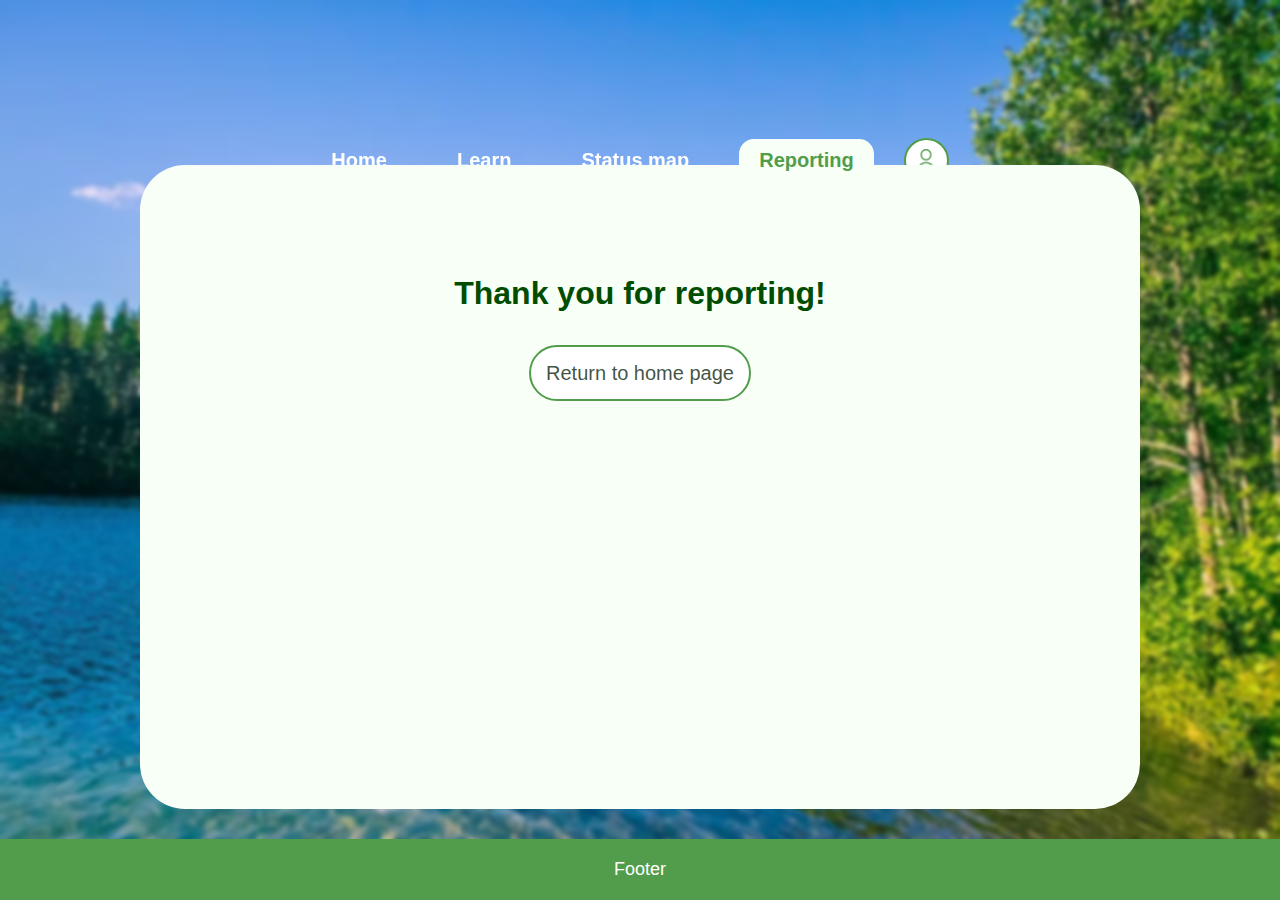
<file: src/confirmation.html>
<!DOCTYPE html>
<html lang="en">
<head>
    <meta charset="UTF-8">
    <meta name="viewport" content="width=device-width, initial-scale=1.0">
    <link rel="stylesheet" href="../parts/style_global.css">
    <link rel="stylesheet" href="../parts/style_confirmation.css">

    <title>Confirmation</title>
</head>

<body>
    <div class="language-switcher">
        <button onclick="setLanguage('en')">English</button>
        <p>|</p>
        <button onclick="setLanguage('fi')">Suomi</button>
    </div>
    <div class="navbar">
        <ul>
            <li><a href="../index.html">Home</a></li>
            <li><a href="../src/learn.html">Learn</a></li>
            <li><a href="../src/status_map.html">Status map</a></li>
            <li><a href="../src/combined_report.html" class="active">Reporting</a></li>

        </ul>
        <div class="user-icon">
            <img src="/parts/user_app_basic_icon.png" />
        </div>
    </div>

    <div class="container">
    <h1>Thank you for reporting!</h1>
        <div class="return_home">
        <a class="button" href="index.html" style="text-decoration: none;">Return to home page</a>
        </div>
    </div>

    <div class="footer">
        Footer
    </div>
    
</body>
</html>
</file>
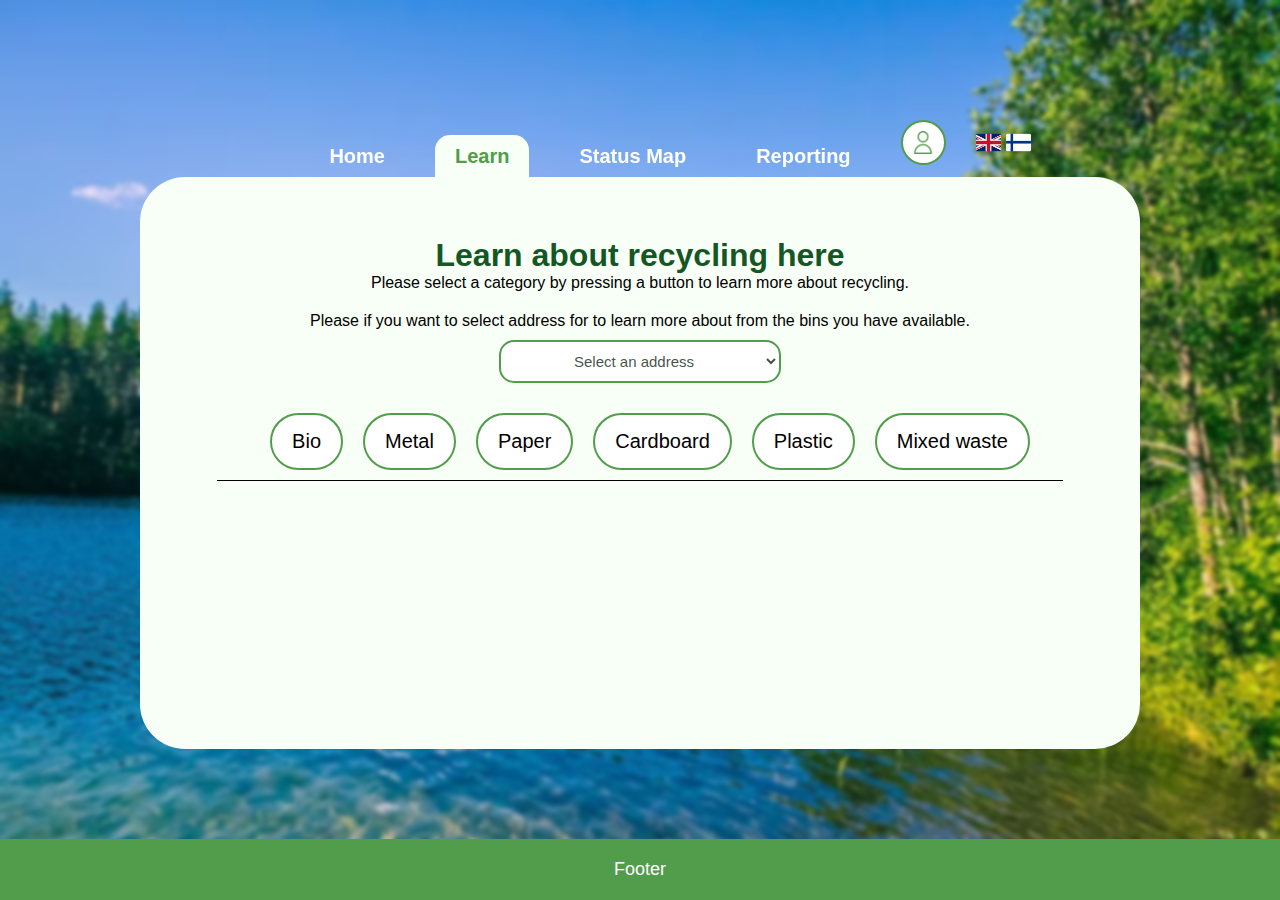
<file: src/learn.html>
<!DOCTYPE html>
<html lang="en">
<head>
    <meta charset="UTF-8">
    <meta name="viewport" content="width=device-width, initial-scale=1.0">
    <title>Learn Page</title>
    <link rel="stylesheet" href="../parts/style_global.css">
    <link rel="stylesheet" href="../parts/style_learn.css">
    <script src="../js/language.js"></script> <!-- Shared language script -->
</head>
<body>
    <div class="navbar">
        <div class="menu">
          <ul>
            <li><a id="homeLink" href="../index.html">Home</a></li>
            <li><a id="learnLink" href="../src/learn.html" class="active">Learn</a></li>
            <li><a id="statusMapLink" href="../src/status_map.html">Status Map</a></li>
            <li><a id="combinedReportLink" href="../src/combined_report.html">Reporting</a></li>
          </ul>
        </div>
        <div class="icons">
            <a class="user-icon" href="../src/user_profile.html">
                <img src="../parts/user_app_basic_icon.png" alt="User Icon" />
            </a>
          <div class="language-switcher">
            <button onclick="setLanguage('en')">
              <img src="../parts/uk-flag-icon.png" alt="UK Flag" />
            </button>
            <button onclick="setLanguage('fi')">
              <img src="../parts/finland-flag-icon.png" alt="Finland Flag" />
            </button>
          </div>
        </div>
    </div>

    <div class="container">
        <div class="title">
            <h1 id="LearnTitle">Learn about recycling here</h1>
            <p id="RecycleInstruction"><i>Please select a category by pressing a button to learn more about it.</i></p>

        </div>
        <div class="AddressSelector">
            <p id="AddressInstruction"><i>Please if you want to select address for to learn more about the bins you have.</i></p>
            <select class="textbox" id="addressDropdown">
                <option id="selectAddress" value="">Select an address</option>
                <option value="address2">Street xx, 13100 Hml</option>
                <option value="address3">Street xx, 13100 Hml</option>
                <option value="address4">Street xx, 13100 Hml</option>
            </select>
        </div>
        <div class="recycling">  
            <div>
                <button id="bio" onclick="SelectedRecycling(this.id)">Bio</button>
            </div>
            <div>
                <button id='metal' onclick="SelectedRecycling(this.id)">Metal</button>
            </div>
            <div>
                <button id='paper' onclick="SelectedRecycling(this.id)">Paper</button>
            </div>
            <div>
                <button id='cardboard' onclick="SelectedRecycling(this.id)">Cardboard</button> 
            </div>
            <div>
                <button id='plastic' onclick="SelectedRecycling(this.id)">Plastic</button>
            </div>
            <div>
                <button id='mixed' onclick="SelectedRecycling(this.id)">Mixed waste</button>
            </div>
            <!-- <div>
                <input id='' type='button' value='test' onclick="Selectedbiojate(this.id)">
            </div>
            <div>
                <input id='metallijate' type='button' value='test' onclick="Selectedbiojate(this.id)">
            </div> -->
        </div>
        <hr class="BlackLine">
        <div class="ChosenRecycling">
            <div id="titleforselectedrecycling"></div>
            <div class="container2">
                <a id="picturefromselectedrecycling"></a>
                <div class="container3">
                    <div id="selectedrecycling"><br><br><br><br><br><br><br><br><br><br><br></div>
                    <div id="WhatToRecycle"></div>
                    <ul id="List">   
                    </ul>
                </div>
            </div>
        </div>
        <div class="Overlay" id="LearnMoreOverlay" style="display: none;">
            <div class="overlay-content">
                <div id="overlayTitle"></div>
                <div id="overlayDescription"></div>
                <ul id="overlayMaterial">

                </ul>
                <button id="closeOverlay" onclick="closeOverlay()">Close</button>
            </div>
        </div>
    </div>
    <div class="footer" id="footerText">
        Footer
    </div>
    <script>
        function SelectedLearnMore(LearnMore) {
            const overlayc = document.getElementById("LearnMoreOverlay")
            const overlayTitle = document.getElementById("overlayTitle")
            const overlayDescription = document.getElementById("overlayDescription")
            const overlayMaterial = document.getElementById("overlayMaterial")
            overlayc.style.display = 'flex';

            if(LearnMore == "BioMore"){
                overlayTitle.innerHTML="<h2 id='BioTitle3'>Bio Recycling Resources</h2>"
                overlayDescription.innerHTML="<p id='BioDescription'>Here are more details about bio recycling and few relevant links.</p>"
                overlayMaterial.innerHTML="<li id='BioTip1'>Huge amount of liquid or dairy products should be avoided to be recycled with bio waste.</li><li id='BioLink1'><a href='https://luontoliitto.fi'>luontoliitto</a></li>";
            } else if (LearnMore == "MetalMore") {
                overlayTitle.innerHTML = "<h2 id='MetalTitle3'>Metal Recycling Resources</h2>";
                overlayDescription.innerHTML = "<p id='MetalDescription'>Here are more details about metal recycling and few relevant links.</p>";
                overlayMaterial.innerHTML = "<li id='MetalTip1'>Quickly before recycling metal cans rinse them.</li><li id='MetalLink1'><a href='https://www.hsy.fi/en/waste-and-recycling/waste-guide/waste/metal'>HSY</a></li>";
            } else if (LearnMore == "PaperMore") {
                overlayTitle.innerHTML = "<h2 id='PaperTitle3'>Paper Recycling Resources</h2>";
                overlayDescription.innerHTML = "<p id='PaperDescription'>Here are more details about paper recycling and few relevant links.</p>";
                overlayMaterial.innerHTML = "<li id='PaperTip1'>Remove staples and paperclips before recycling.</li><li id='PaperLink1'><a href='https://www.hsy.fi/en/waste-and-recycling/waste-guide/sorting/lajitteluohjeet-paperi'>HSY</a></li>";
            } else if (LearnMore == "CardboardMore") {
                overlayTitle.innerHTML = "<h2 id='CardboardTitle3'>Cardboard Recycling Resources</h2>";
                overlayDescription.innerHTML = "<p id='CardboardDescription'>Here are more details about cardboard recycling and few relevant links.</p>";
                overlayMaterial.innerHTML = "<li id='CardboardTip1'>Cleaning is good, but not necessary to waste water rinsing it.</li><li id='CardboardLink1'><a href='https://www.hsy.fi/en/waste-and-recycling/waste-guide/sorting/carton-and-cardboard'>HSY</a></li>";
            } else if (LearnMore == "PlasticMore") {
                overlayTitle.innerHTML = "<h2 id='PlasticTitle3'>Plastic Recycling Resources</h2>";
                overlayDescription.innerHTML = "<p id='PlasticDescription'>Here are more details about plastic recycling and few relevant links.</p>";
                overlayMaterial.innerHTML = "<li id='PlasticTip1'>Plasic packages that can be recycled should be cleaned of food residues, but doesn't need to be throughly washed.</li><li id='PlasticLink1'><a href='https://www.hsy.fi/en/waste-and-recycling/waste-guide/sorting/plastic'>HSY</a></li>";
            } else if (LearnMore == "MixedMore") {
                overlayTitle.innerHTML = "<h2 id='MixedTitle3'>Mixed Waste Resources</h2>";
                overlayDescription.innerHTML = "<p id='MixedDescription'>Here are more details about mixed waste recycling.</p>";
                overlayMaterial.innerHTML = "<li id='MixedTip1'>Do not put hazardous waste for example batteries or electronics.</li><li id='MixedLink1'><a href='https://www.hsy.fi/en/waste-and-recycling/waste-guide/sorting/mixed-waste'>HSY</a></li>";
            }
            updateContent();

        }
        function closeOverlay() {
            document.getElementById("LearnMoreOverlay").style.display = 'none';
        }
        function SelectedRecycling(buttonid) {
            var z = document.getElementById("titleforselectedrecycling")
            var x = document.getElementById("selectedrecycling")
            var v = document.getElementById("picturefromselectedrecycling")
            var g = document.getElementById("List")
            var l = document.getElementById("WhatToRecycle")
            if(buttonid=="bio"){
                z.innerHTML="<h3 id='BioTitle1'>Bio recycling</h3>"
                x.innerHTML="<p id='BioText1'>Bio waste or organic waste, is a necessary part of the recycling system. Recycling bio waste helps valuable nutrients to be returned to soil.</p> <br> <button id='BioMore' onclick='SelectedLearnMore(this.id)'>Learn more</button> <hr class='BlackLine'>"
                v.innerHTML='<img src="../parts/biorecycling.jpg" alt="test" style="height: 300px;">'
                g.innerHTML='<li id="BioList1">Food waste</li> <li id="BioList2">Coffee waste</li> <li id="BioList3">Plant materials</li> <li id="BioList4">Cooking materials</li>'
                l.innerHTML='<h4 id="BioTitle2">For example what can be recycled with bio waste</h4>'
                //g.innerHTML='<button id="BioMore" onclick="SelectedLearnMore(this.id)">Learn more</button>'
                // style="width: 300px;"
            } if (buttonid=="metal") {
                z.innerHTML="<h3 id='MetalTitle1'>Metal recycling</h3>"
                x.innerHTML="<p id='MetalText1'>Metal recycling is important because it can be almost infinitely recycled without losing quality. recycled metal can be used to make all sorts of things, like machinery or cars.</p> <br><button id='MetalMore' onclick='SelectedLearnMore(this.id)'>Learn more</button>"
                v.innerHTML='<img src="../parts/metalrecycling.jpg" alt="test" style="height: 300px;">'
                g.innerHTML='<li id="MetalList1">Metal cans and tins</li> <li id="MetalList2">Aluminum foil</li> <li id="MetalList3">Metal lids and caps</li> <li id="MetalList4">Small metal objects</li>'
                l.innerHTML='<h4 id="MetalTitle2">For example what can be recycled with metal waste</h4>'
                //g.innerHTML="<button id='MetalMore' onclick='SelectedbLearnMore(this.id)'>Learn more</button>"
            } if (buttonid=="paper"){
                z.innerHTML="<h3 id='PaperTitle1'>Paper recycling</h3>"
                x.innerHTML="<p id='PaperText1'>Recycled paper is used to produce new paper products for example newspapers. Paper products should be clean and dry for it be eligible for recycling.</p> <br> <button id='PaperMore' onclick='SelectedLearnMore(this.id)'>Learn more</button>"
                v.innerHTML='<img src="../parts/paperrecycling.jpg" alt="test" style="height: 300px;">'
                g.innerHTML='<li id="PaperList1">Newspapers and magazines</li> <li id="PaperList2">Softcover books</li> <li id="PaperList3">Advertisements</li> <li id="PaperList4">Envelopes</li>'
                l.innerHTML='<h4 id="PaperTitle2">For example what can be recycled with paper waste</h4>'
                //g.innerHTML="<button id='PaperMore' onclick='SelectedLearnMore(this.id)'>Learn more</button>"
            } if (buttonid=="cardboard") {
                z.innerHTML="<h3 id='CardboardTitle1'>Cardboard recycling</h3>"
                x.innerHTML="<p id='CardboardText1'>Cardboard is another important part of reducing waste. Cardboard packaging should be flattened and then placed in to correct bins.</p> <br> <button id='CardboardMore' onclick='SelectedLearnMore(this.id)'>Learn more</button>"
                v.innerHTML='<img src="../parts/cardboardrecycling.jpg" alt="test" style="height: 300px;">'
                g.innerHTML='<li id="CardboardList1">Milk and juice cartons</li> <li id="CardboardList2">Egg cartons</li> <li id="CardboardList3">Paper bags and sacks</li> <li id="Cardboardlist4">Cardboard packaging</li>'
                l.innerHTML='<h4 id="CardboardTitle2">For example what can be recycled with cardboard waste</h4>'
                //g.innerHTML="<button id='CardboardMore' onclick='SelectedLearnMore(this.id)'>Learn more</button>"
            } if (buttonid=="plastic") {
                z.innerHTML="<h3 id='PlasticTitle1'>Plastic recycling</h3>"
                x.innerHTML="<p id='PlasticText1'>Plastic recycling enables for plastic products and packages to be reused again. It is recommended to clean and flatten plastic products.</p> <br> <button id='PlasticMore' onclick='SelectedLearnMore(this.id)'>Learn more</button>"
                v.innerHTML='<img src="../parts/plasticrecycling.jpg" alt="test" style="height: 300px;">'
                g.innerHTML='<li id="PlasticList1">Plastic bottles and canisters</li> <li id="PlasticList2">Plastic wraps and bags</li> <li id="PlasticList3">Some food packages</li> <li id="plasticList4">Plastic caps and lids</li>'
                l.innerHTML='<h4 id="PlasticTitle2">For example what can be recycled with plastic waste</h4>'
                //g.innerHTML="<button id='PlasticMore' onclick='SelectedLearnMore(this.id)'>Learn more</button>"
            } if (buttonid=="mixed") {
                z.innerHTML="<h3 id='MixedTitle1'>Mixed recycling</h3>"
                x.innerHTML="<p id='MixedText1'>Mixed waste is usually refering to trash that cannot be recycled to other types recycling bins like paper, metal or plastic. Mixed waste is usually incinerated to produce energy.</p> <br> <button id='MixedMore' onclick='SelectedLearnMore(this.id)'>Learn more</button>"
                v.innerHTML='<img src="../parts/mixedwaste.jpg" alt="test" style="height: 300px;">'
                g.innerHTML='<li id="MixedList1">Ceramic items</li> <li id="MixedList2">Damaged textiles</li> <li id="MixedList3">Hygiene products</li> <li id="MixedList4">Dirty plastic and cardboard</li>'
                l.innerHTML='<h4 id="Mixedtitle2">For example what can be recycled with mixed waste</h4>'
                //g.innerHTML="<button id='MixedMore' onclick='SelectedLearnMore(this.id)'>Learn more</button>"
            }
            updateContent();
        }
    </script>
</body>
</html>
</file>
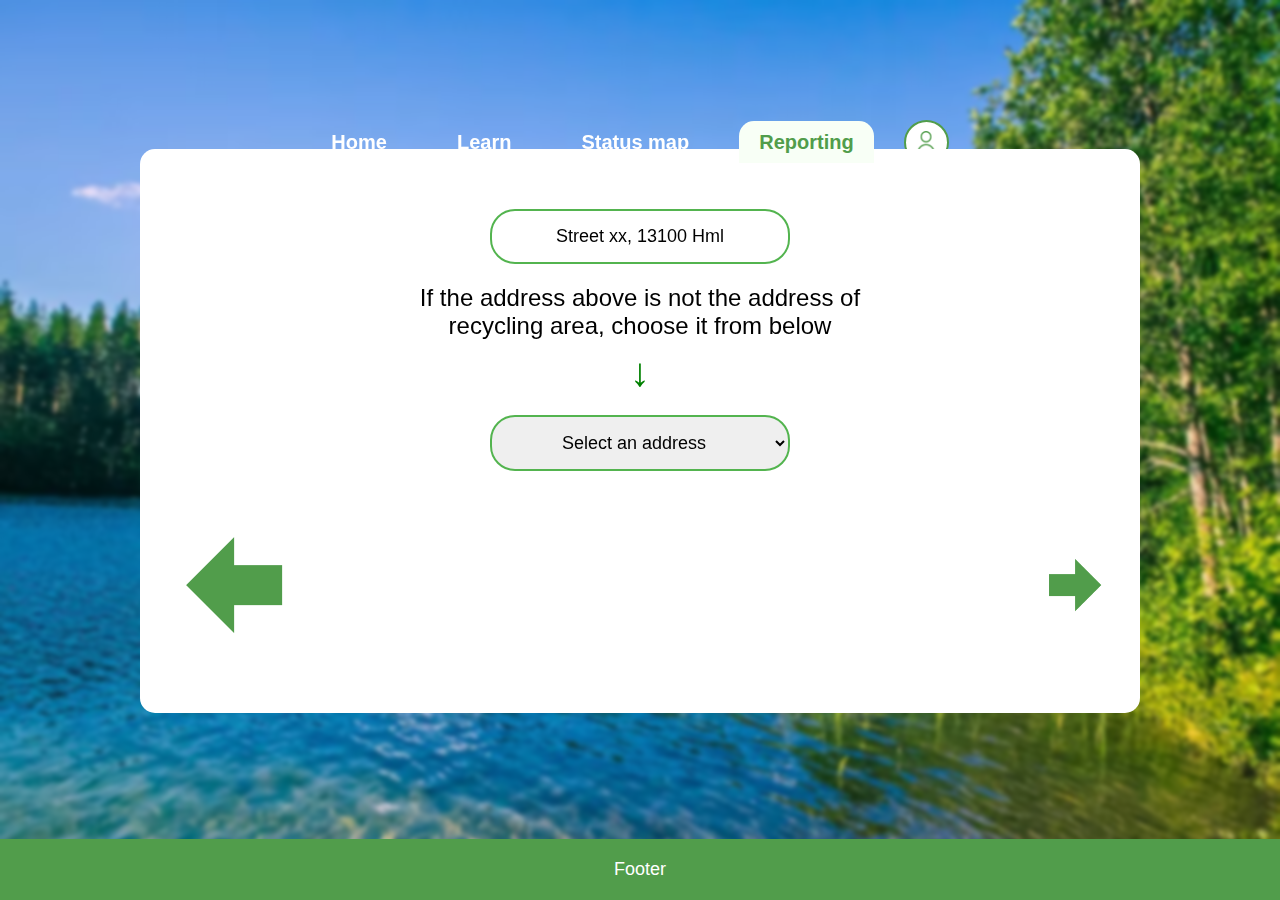
<file: src/report.html>
<!DOCTYPE html>
<html lang="en">
<head>
    <meta charset="UTF-8">
    <meta name="viewport" content="width=device-width, initial-scale=1.0">
    <title>Mockup Page</title>
    <link rel="stylesheet" href="../parts/global.css">
    <link rel="stylesheet" href="../parts/style.css">
</head>
<body>
    <div class="navbar">
        <ul>
            <li><a href="../index.html">Home</a></li>
            <li><a href="../src/learn.html">Learn</a></li>
            <li><a href="../src/status_map.html">Status map</a></li>
            <li><a href="../src/combined_report.html" class="active">Reporting</a></li>
        </ul>
        <div class="user-icon">
            <img src="../parts/user_app_basic_icon.png" />
        </div>
    </div>

 <div class="container">
        <!-- old input-box -->
        <div class="address">
            <input type="text" id="addressInput" class="textbox" readonly>
            <div class="centered-medium-text">
                <span>If the address above is not the address of<br>recycling area, choose it from below</span>
            </div>
            <div class="arrow-down">
                <span>&#x2193;</span>
            </div>
            <select class="textbox" id="addressDropdown">
                <option value="">Select an address</option>
                <option value="address2">Street xx, 13100 Hml</option>
                <option value="address3">Street xx, 13100 Hml</option>
                <option value="address4">Street xx, 13100 Hml</option>
            </select>
        </div>
        <!-- Action Buttons Centered Below Content -->
        <div class="action">
            <div class="previous-button">
                <img src="../parts/left_arrow_icon.png" alt="Previous" />
            </div>
            <div class="next-button">
                <img src="../parts/right_arrow_icon.png" alt="Next" />
            </div>
        </div>
    </div>
    <!-- JavaScript to extract address from URL and set it in the first textbox -->
    <script>
        window.onload = function() {
            // Get the current URL hash (the part after the #)
            const urlHash = window.location.hash;

            // Check if there's a hash part in the URL
            if (urlHash) {
                // Remove the '#' and decode the URI component (to handle any encoded characters)
                const address = decodeURIComponent(urlHash.substring(1));

                // Set the address in the first input field
                const addressInput = document.getElementById('addressInput');
                addressInput.value = address;
            } else {
                // If no address in the URL, you can set a default value
                const addressInput = document.getElementById('addressInput');
                addressInput.value = "Street xx, 13100 Hml"; // Default value
            }
        };
    </script>

    <div class="footer">
        Footer
    </div>
</body>
</html>
</file>
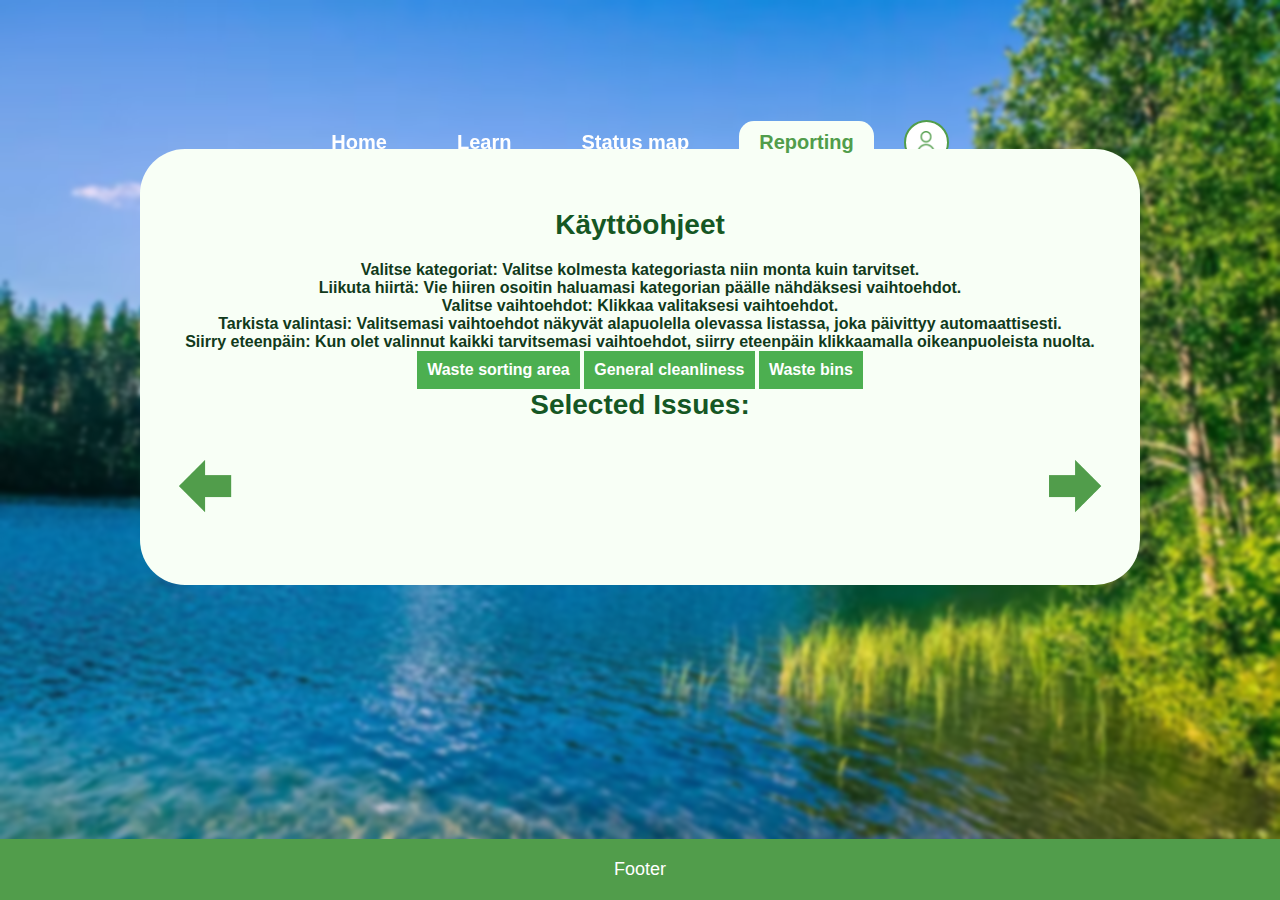
<file: src/report_step2.html>
<!DOCTYPE html>
<html lang="en">
  <head>
    <meta charset="UTF-8" />
    <meta name="viewport" content="width=device-width, initial-scale=1.0" />
    <title>Mockup Page</title>
    <link rel="stylesheet" href="../parts/style_global.css" />
    <link rel="stylesheet" href="../parts/style_step2.css" />
  </head>
  <body>
    <div class="navbar">
      <ul>
        <li><a href="../index.html">Home</a></li>
        <li><a href="../src/learn.html">Learn</a></li>
        <li><a href="../src/status_map.html">Status map</a></li>
        <li>
          <a href="../src/combined_report.html" class="active">Reporting</a>
        </li>
      </ul>
      <div class="user-icon">
        <img src="../parts/user_app_basic_icon.png" alt="User Icon" />
      </div>
    </div>

    <div class="container">
      <h3>Käyttöohjeet</h3>
      <ol>
        <li>
          <strong>Valitse kategoriat:</strong> Valitse kolmesta kategoriasta
          niin monta kuin tarvitset.
        </li>
        <li>
          <strong>Liikuta hiirtä:</strong> Vie hiiren osoitin haluamasi
          kategorian päälle nähdäksesi vaihtoehdot.
        </li>
        <li>
          <strong>Valitse vaihtoehdot:</strong> Klikkaa valitaksesi vaihtoehdot.
        </li>
        <li>
          <strong>Tarkista valintasi:</strong> Valitsemasi vaihtoehdot näkyvät
          alapuolella olevassa listassa, joka päivittyy automaattisesti.
        </li>
        <li>
          <strong>Siirry eteenpäin:</strong> Kun olet valinnut kaikki
          tarvitsemasi vaihtoehdot, siirry eteenpäin klikkaamalla
          oikeanpuoleista nuolta.
        </li>
      </ol>
      <div class="btn-group">
        <div class="dropdown">
          <button class="dropbtn">Waste sorting area</button>
          <div class="dropdown-content">
            <button onclick="changeColor(this, 'Waste sorting area')">
              Equipment
            </button>
            <button onclick="changeColor(this, 'Waste sorting area')">
              Ventilation
            </button>
            <button onclick="changeColor(this, 'Waste sorting area')">
              Doors
            </button>
            <button onclick="changeColor(this, 'Waste sorting area')">
              Floor
            </button>
            <button onclick="changeColor(this, 'Waste sorting area')">
              Accessibility
            </button>
            <button onclick="changeColor(this, 'Waste sorting area')">
              Distances
            </button>
            <button onclick="changeColor(this, 'Waste sorting area')">
              Lighting
            </button>
            <button onclick="changeColor(this, 'Waste sorting area')">
              Signage
            </button>
          </div>
        </div>

        <div class="dropdown">
          <button class="dropbtn">General cleanliness</button>
          <div class="dropdown-content">
            <button onclick="changeColor(this, 'General cleanliness')">
              Cleanliness
            </button>
            <button onclick="changeColor(this, 'General cleanliness')">
              Unwanted Animals
            </button>
          </div>
        </div>

        <div class="dropdown">
          <button class="dropbtn">Waste bins</button>
          <div class="dropdown-content">
            <button onclick="changeColor(this, 'Waste bins')">Placement</button>
            <button onclick="changeColor(this, 'Waste bins')">
              Filling Levels
            </button>
            <button onclick="changeColor(this, 'Waste bins')">Quantity</button>
            <button onclick="changeColor(this, 'Waste bins')">Signage</button>
          </div>
        </div>
      </div>

      <!-- Area to display clicked button text -->
      <div id="selected-items">
        <h3>Selected Issues:</h3>
        <ul id="selected-list"></ul>
      </div>

      <!-- Action Buttons Centered Below Content -->
      <div class="action">
        <a class="previous-button" href="report_step2.html">
          <img src="/parts/left_arrow_icon.png" alt="Previous" />
        </a>
        <div class="finish-next">
          <a class="next-button" href="report_step4.html">
            <img src="/parts/right_arrow_icon.png" alt="Next" />
          </a>
        </div>
      </div>
    </div>

    <div class="footer">Footer</div>

    <script>
      function changeColor(button, category) {
        button.classList.toggle("clicked"); // Toggle the color change

        const selectedList = document.getElementById("selected-list");
        const buttonText = `${category} - ${button.innerText}`; // Combine category and button text

        if (button.classList.contains("clicked")) {
          // If clicked, add the text
          const listItem = document.createElement("li");
          listItem.textContent = buttonText;
          listItem.setAttribute("id", buttonText); // Use combined text as unique ID
          selectedList.appendChild(listItem);
        } else {
          // If unclicked, remove the text
          const listItem = document.getElementById(buttonText);
          if (listItem) {
            selectedList.removeChild(listItem);
          }
        }
      }
    </script>
  </body>
</html>
</file>
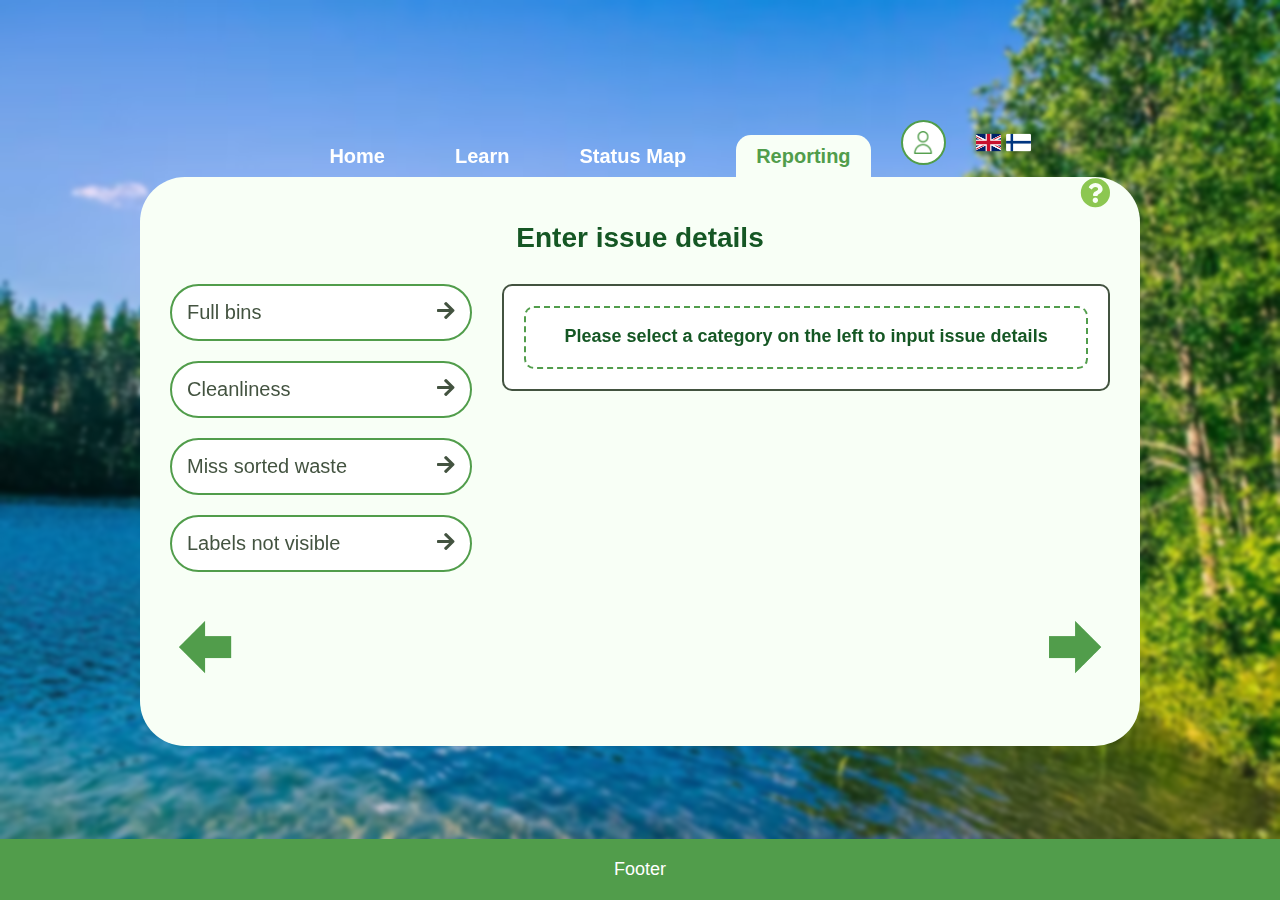
<file: src/report_step3.html>
<!DOCTYPE html>
<html lang="en">
<head>
    <meta charset="UTF-8">
    <meta name="viewport" content="width=device-width, initial-scale=1.0">
    <title>Reporting - Step 3</title>
    <link rel="stylesheet" href="../parts/style_global.css">
    <link rel="stylesheet" href="../parts/style_step3.css">
    <link rel="stylesheet" href="https://cdnjs.cloudflare.com/ajax/libs/font-awesome/5.15.4/css/all.min.css"> <!-- Font Awesome for icons -->
</head>

<body>
    <!--header-->
    <div class="navbar">
        <div class="menu">
          <ul>
            <li><a id="homeLink" href="../index.html">Home</a></li>
            <li><a id="learnLink" href="../src/learn.html">Learn</a></li>
            <li>
              <a id="statusMapLink" href="../src/status_map.html">Status Map</a>
            </li>
            <li>
              <a
                id="combinedReportLink"
                href="../src/combined_report.html"
                class="active"
                >Reporting</a
              >
            </li>
          </ul>
        </div>
        <div class="icons">
          <a class="user-icon" href="../src/user_profile.html">
            <img src="../parts/user_app_basic_icon.png" alt="User Icon" />
          </a>
          <div class="language-switcher">
            <button onclick="setLanguage('en')">
              <img src="../parts/uk-flag-icon.png" alt="UK Flag" />
            </button>
            <button onclick="setLanguage('fi')">
              <img src="../parts/finland-flag-icon.png" alt="Finland Flag" />
            </button>
          </div>
        </div>
      </div>

    <!--main-->
    <div class="container">
        <div class="info">
            <i class="fas fa-question-circle question-mark" onclick="toggleInstructions()"></i>
        </div>
        <h3 id="step3Title">Enter issue details</h3>
        <div class="input-box">
            <div class="cat-options">
                <button id="fullbin" class="option-button" onclick="selectOption(this)">Full bins <i class="fas fa-arrow-right"></i></button>
                <button id="cleanliness" class="option-button" onclick="selectOption(this)">Cleanliness <i class="fas fa-arrow-right"></i></button>
                <button id="misssortedwaste" class="option-button" onclick="selectOption(this)">Miss sorted waste <i class="fas fa-arrow-right"></i></button>
                <button id="labelsnotvisible" class="option-button" onclick="selectOption(this)">Labels not visible <i class="fas fa-arrow-right"></i></button>
            </div>
            <div class="dynamic-content">
                <div id="messageBox" class="message-box">
                    <h3 id="dynamicHeading">Please select a category on the left to input issue details</h3>
                    <div class="instructions-overlay" id="instructions-overlay">
                        <div class="instructions-box">
                            <span class="close-button" onclick="toggleInstructions()">×</span>
                            <p><b>Instructions for this step:</b></p>
                            <ol> 
                                <li>Select a category from the available options (e.g. Full bins, Cleanliness).</li>
                                <li>Add relevant images either by choosing the Camera or Gallery buttons.</li>
                                <li>Type issue details in the description section.</li>
                                <li>Repeat the process for other categories as needed.</li>
                                <li>Once done, click the right arrow to proceed to the next step.</li>
                            </ol>
                        </div>
                    </div>
                </div>
                <div id="contentContainer" style="display: none;">
                    <div class="upload-title">Take photos via camera or browse gallery to upload</div>
                    <div class="upload-column">
                        <div class="upload-buttons">
                            <label class="upload-button">
                                <i class="fas fa-camera"></i>
                                <input type="file" accept="image/*" capture="camera" style="display: none;" />
                            </label>
                            <label class="upload-button">
                                <i class="fas fa-image"></i>
                                <input type="file" accept="image/*" style="display: none;" />
                            </label>
                        </div>
                    </div>
                    <div class="text-content">
                        <textarea rows="5" maxlength="1000" placeholder="Describe the issue here..."></textarea>
                    </div>
                </div>
            </div>
        </div>

        <!-- Action Buttons -->
        <div class="action">
            <a class="previous-button" href="report_step2.html">
                <img src="../parts/left_arrow_icon.png" alt="Previous" />
            </a>
            <div class="finish-next">
                <a class="next-button" href="report_step4.html">
                    <img src="../parts/right_arrow_icon.png" alt="Next" />
                </a>
            </div>
        </div>
    </div>

    <!--footer-->
    <div class="footer">
        Footer
    </div>

    <script>
        function toggleInstructions() {
            const overlay = document.getElementById('instructions-overlay');
            if (overlay.style.display === 'block') {
                overlay.style.display = 'none';
            } else {
                overlay.style.display = 'block';
            }
        }

        function selectOption(selectedButton) {
            const buttons = document.querySelectorAll('.option-button');
            buttons.forEach(button => {
                button.classList.remove('active');
                button.querySelector('i').classList.replace('fa-arrow-left', 'fa-arrow-right');
            });
            selectedButton.classList.add('active');
            selectedButton.querySelector('i').classList.replace('fa-arrow-right', 'fa-arrow-left');
            
            const selectedOptionText = selectedButton.textContent.trim();

            document.getElementById('dynamicHeading').textContent = `Selected Option: ${selectedOptionText}`;
            document.getElementById('contentContainer').style.display = 'block';
            document.getElementById('messageBox').classList.add('selected');
            //console.log('Selected option:', selectedOptionText);
        }
    </script>
</body>
</html>
</file>
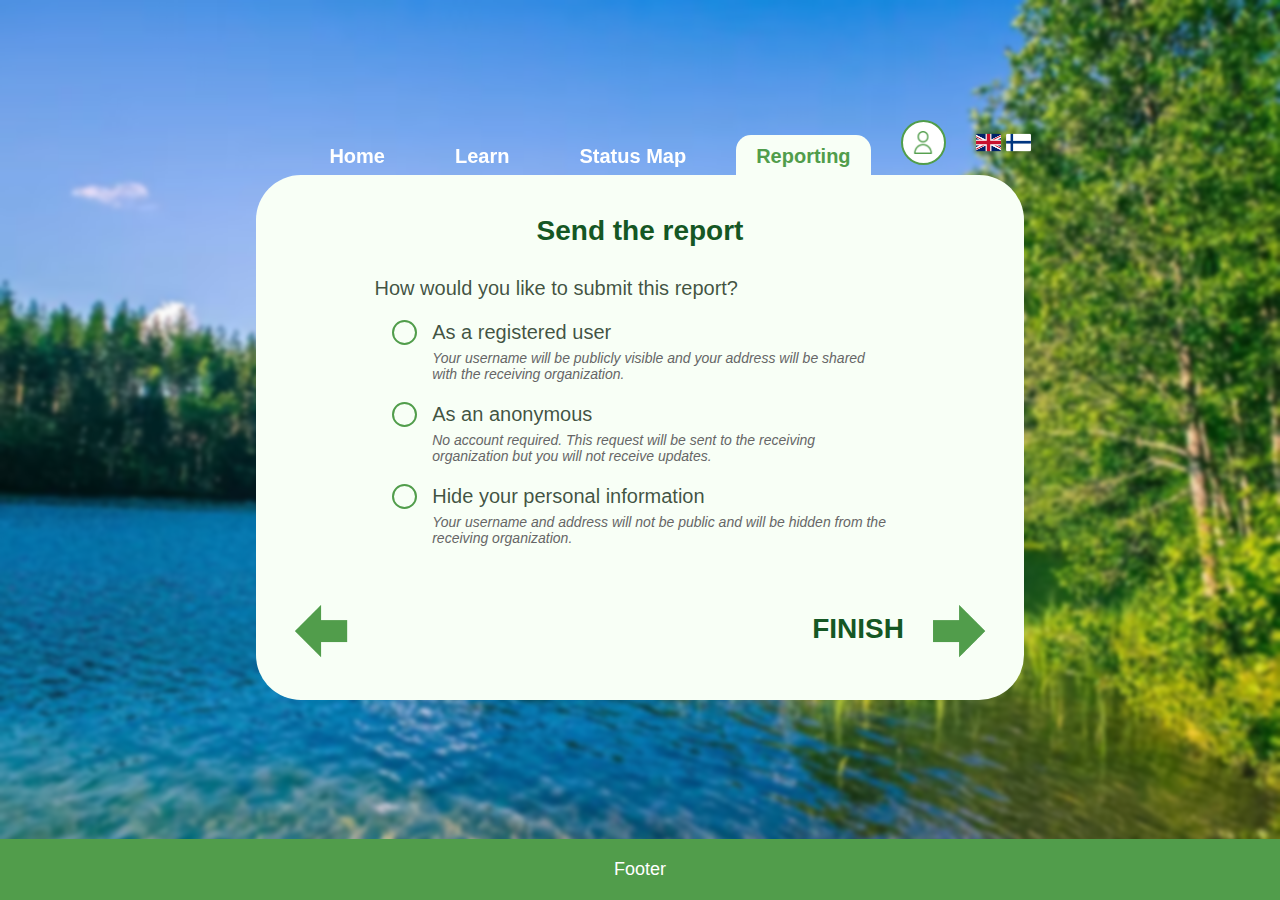
<file: src/report_step4.html>
<!DOCTYPE html>
<html lang="en">
<head>
    <meta charset="UTF-8">
    <meta name="viewport" content="width=device-width, initial-scale=1.0">
    <title>Reporting - Step 4</title>
    <link rel="stylesheet" href="../parts/style-step4.css">
</head>

<body>
    <!--header-->
    <div class="navbar">
        <div class="menu">
          <ul>
            <li><a id="homeLink" href="../index.html">Home</a></li>
            <li><a id="learnLink" href="../src/learn.html">Learn</a></li>
            <li>
              <a id="statusMapLink" href="../src/status_map.html">Status Map</a>
            </li>
            <li>
              <a
                id="combinedReportLink"
                href="../src/combined_report.html"
                class="active"
                >Reporting</a
              >
            </li>
          </ul>
        </div>
        <div class="icons">
          <a class="user-icon" href="../src/user_profile.html">
            <img src="../parts/user_app_basic_icon.png" alt="User Icon" />
          </a>
          <div class="language-switcher">
            <button onclick="setLanguage('en')">
              <img src="../parts/uk-flag-icon.png" alt="UK Flag" />
            </button>
            <button onclick="setLanguage('fi')">
              <img src="../parts/finland-flag-icon.png" alt="Finland Flag" />
            </button>
          </div>
        </div>
      </div>

    <!--main-->
    <div class="container">
        <div class="input-box">
            <h3>Send the report</h3>
            <div class="main-text">How would you like to submit this report?</div>
            <ul class="options">
                <li>
                    <div class="radio-option">
                        <input type="radio" id="registered" name="report" value="registered">
                        <label for="registered">As a registered user</label>
                    </div>
                    <div class="description">
                        <p>Your username will be publicly visible and your address will be shared with the receiving organization.</p>
                    </div>
                </li>
                <li>
                    <div class="radio-option">
                        <input type="radio" id="anonymous" name="report" value="anonymous">
                        <label for="anonymous">As an anonymous</label>
                    </div>
                    <div class="description">
                        <p>No account required. This request will be sent to the receiving organization but you will not receive updates.</p>
                    </div>
                </li>
                <li>
                    <div class="radio-option">
                        <input type="radio" id="hide" name="report" value="hide">
                        <label for="hide">Hide your personal information</label>
                    </div>
                    <div class="description">
                        <p>Your username and address will not be public and will be hidden from the receiving organization.</p>
                    </div>
                </li>
            </ul>

            <div class="action">
                <a class="previous-button" href="report_step3.html">
                    <img src="/parts/left_arrow_icon.png" alt="Previous" />
                </a>
                <a class="finish-next" href="confirmation.html">
                    <div class="finish-text">FINISH</div>
                    <div class="next-button">
                        <img src="/parts/right_arrow_icon.png" alt="Next" />
                    </div>
                </a>
            </div>
        </div>
    </div>

    <!--footer-->
    <div class="footer">
        Footer
    </div>
</body>
</html>
</file>
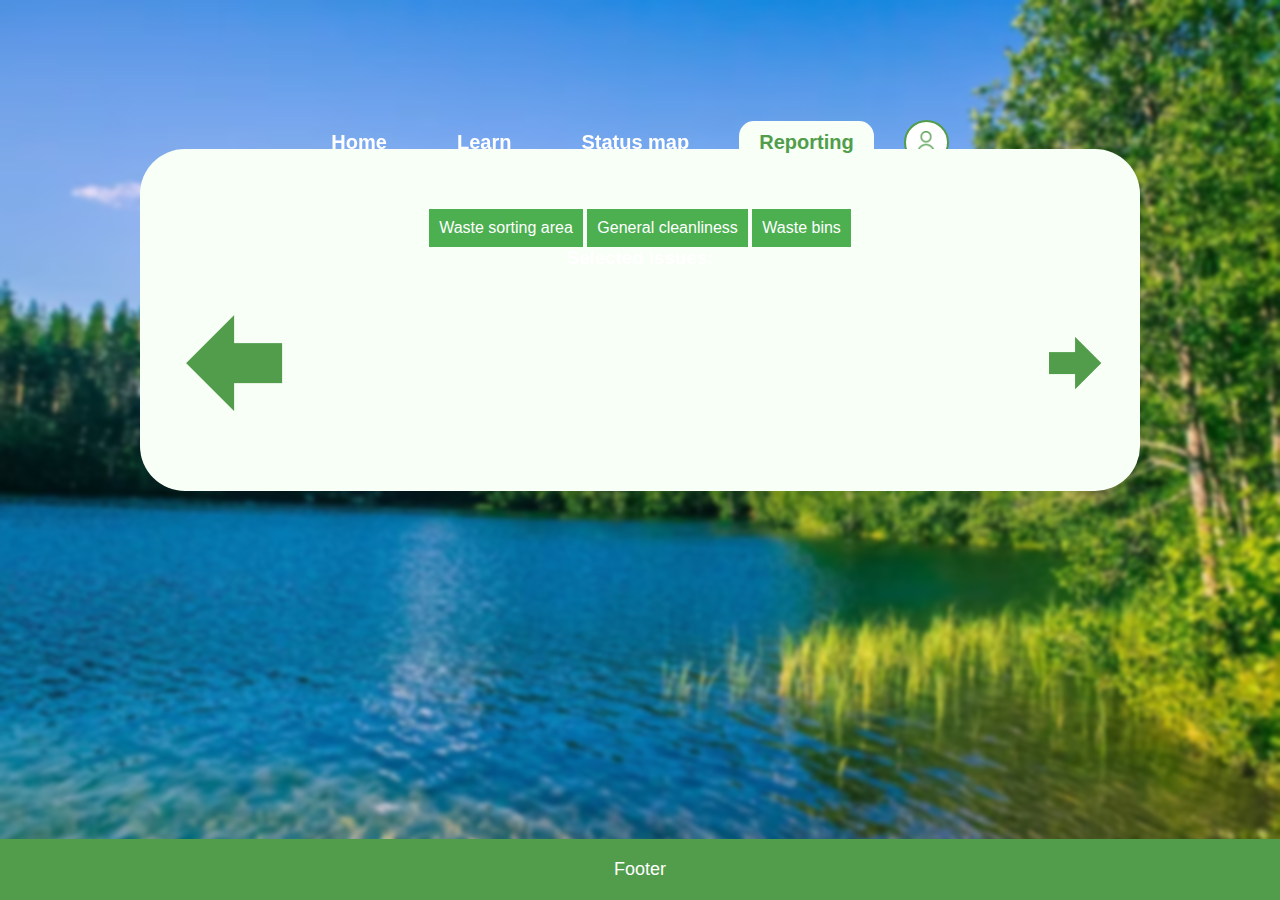
<file: src/report_step_2.html>
<!DOCTYPE html>
<html lang="en">
  <head>
    <meta charset="UTF-8" />
    <meta name="viewport" content="width=device-width, initial-scale=1.0" />
    <title>Mockup Page</title>
    <link rel="stylesheet" href="../parts/global.css" />
    <link rel="stylesheet" href="../parts/style_step_2.css" />
  </head>
  <body>
    <div class="navbar">
      <ul>
        <li><a href="../index.html">Home</a></li>
        <li><a href="../src/learn.html">Learn</a></li>
        <li><a href="../src/status_map.html">Status map</a></li>
        <li><a href="../src/report.html" class="active">Reporting</a></li>
      </ul>
      <div class="user-icon">
        <img src="../parts/user_app_basic_icon.png" alt="User Icon" />
      </div>
    </div>

    <div class="container">
      <div class="btn-group">
        <div class="dropdown">
          <button class="dropbtn">Waste sorting area</button>
          <div class="dropdown-content">
            <button onclick="changeColor(this, 'Waste sorting area')">
              Equipment
            </button>
            <button onclick="changeColor(this, 'Waste sorting area')">
              Ventilation
            </button>
            <button onclick="changeColor(this, 'Waste sorting area')">
              Doors
            </button>
            <button onclick="changeColor(this, 'Waste sorting area')">
              Floor
            </button>
            <button onclick="changeColor(this, 'Waste sorting area')">
              Accessibility
            </button>
            <button onclick="changeColor(this, 'Waste sorting area')">
              Distances
            </button>
            <button onclick="changeColor(this, 'Waste sorting area')">
              Lighting
            </button>
            <button onclick="changeColor(this, 'Waste sorting area')">
              Signage
            </button>
          </div>
        </div>

        <div class="dropdown">
          <button class="dropbtn">General cleanliness</button>
          <div class="dropdown-content">
            <button onclick="changeColor(this, 'General cleanliness')">
              Cleanliness
            </button>
            <button onclick="changeColor(this, 'General cleanliness')">
              Unwanted Animals
            </button>
          </div>
        </div>

        <div class="dropdown">
          <button class="dropbtn">Waste bins</button>
          <div class="dropdown-content">
            <button onclick="changeColor(this, 'Waste bins')">Placement</button>
            <button onclick="changeColor(this, 'Waste bins')">
              Filling Levels
            </button>
            <button onclick="changeColor(this, 'Waste bins')">Quantity</button>
            <button onclick="changeColor(this, 'Waste bins')">Signage</button>
          </div>
        </div>
      </div>

      <!-- Area to display clicked button text -->
      <div id="selected-items">
        <h3>Selected Issues:</h3>
        <ul id="selected-list"></ul>
      </div>

      <!-- Action Buttons Centered Below Content -->
      <div class="action">
        <div class="previous-button">
          <img src="../parts/left_arrow_icon.png" alt="Previous" />
        </div>
        <div class="next-button">
          <img src="../parts/right_arrow_icon.png" alt="Next" />
        </div>
      </div>
    </div>

    <div class="footer">Footer</div>

    <script>
      function changeColor(button, category) {
        button.classList.toggle("clicked"); // Toggle the color change

        const selectedList = document.getElementById("selected-list");
        const buttonText = `${category} - ${button.innerText}`; // Combine category and button text

        if (button.classList.contains("clicked")) {
          // If clicked, add the text
          const listItem = document.createElement("li");
          listItem.textContent = buttonText;
          listItem.setAttribute("id", buttonText); // Use combined text as unique ID
          selectedList.appendChild(listItem);
        } else {
          // If unclicked, remove the text
          const listItem = document.getElementById(buttonText);
          if (listItem) {
            selectedList.removeChild(listItem);
          }
        }
      }
    </script>
  </body>
</html>
</file>
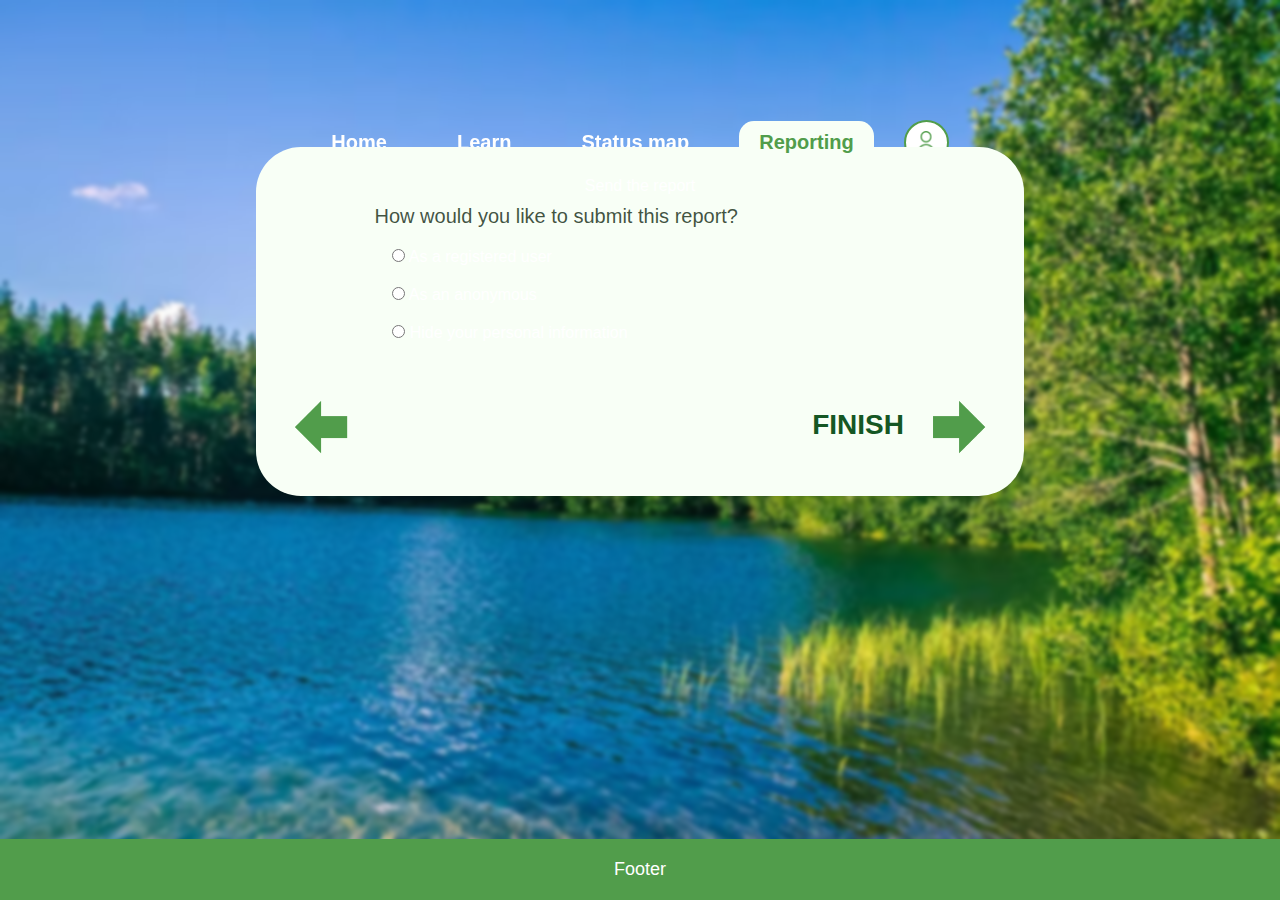
<file: src/step4.html>
<!DOCTYPE html>
<html lang="en">
<head>
    <meta charset="UTF-8">
    <meta name="viewport" content="width=device-width, initial-scale=1.0">
    <title>Reporting - Step 4</title>
    <!--link rel="stylesheet" href="../parts/style.css"-->
    <link rel="stylesheet" href="../parts/style-step4.css">
</head>

<body>
    <!--header-->
    <div class="navbar">
        <ul>
            <li><a href="../index.html">Home</a></li>
            <li><a href="/src/learn.html">Learn</a></li>
            <li><a href="/src/status_map.html">Status map</a></li>
            <li><a href="/src/report.html" class="active">Reporting</a></li>
        </ul>
        <div class="user-icon">
            <img src="/parts/user_app_basic_icon.png" />
        </div>
    </div>

    <!--main-->
    <div class="container">
        <div class="input-box">
            <div class="heading3">Send the report</div>
            <div class="main-text">How would you like to submit this report?</div>
            <ul class="options">
                <li>
                    <input type="radio" id="registered" name="report" value="registered">
                    <label for="registered">As a registered user</label>
                </li>
                <li>
                    <input type="radio" id="anonymous" name="report" value="anonymous">
                    <label for="anonymous">As an anonymous</label>
                </li>
                <li>
                    <input type="radio" id="hide" name="report" value="hide">
                    <label for="hide">Hide your personal information</label>
                </li>
            </ul>

            <div class="action">
                <div class="previous-button">
                    <img src="/parts/left_arrow_icon.png" alt="Previous" />
                </div>
                <div class="finish-next">
                    <div class="finish-text">FINISH</div>
                    <div class="next-button">
                        <img src="/parts/right_arrow_icon.png" alt="Next" />
                    </div>
                </div>
            </div>
        </div>
    </div>

    <!--footer-->
    <div class="footer">
        Footer
    </div>
</body>
</html>
</file>
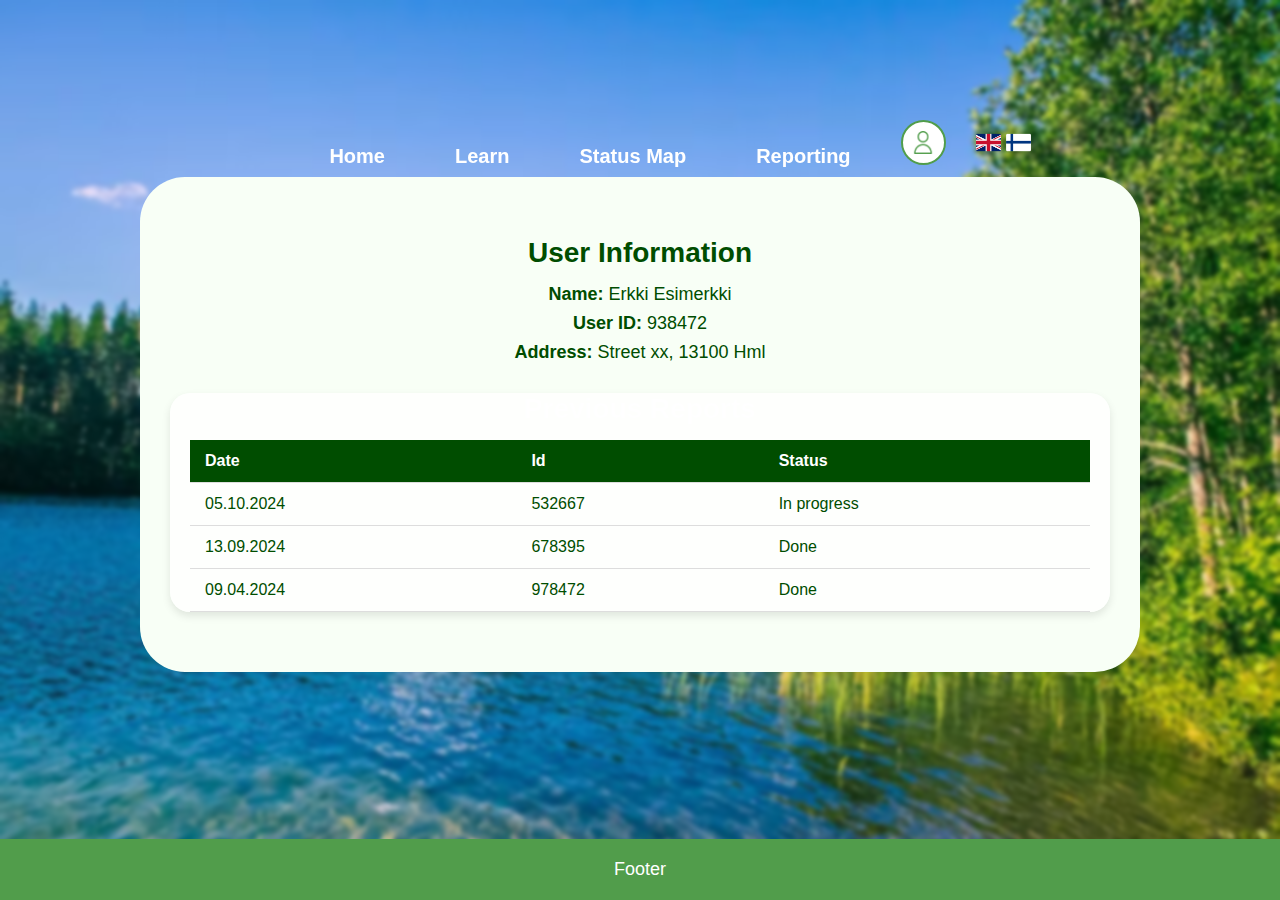
<file: src/user_profile.html>
<!DOCTYPE html>
<html lang="en">
<head>
    <meta charset="UTF-8">
    <meta name="viewport" content="width=device-width, initial-scale=1.0">
    <link rel="stylesheet" href="../parts/style_global.css">
    <link rel="stylesheet" href="../parts/style_user_profile.css">

    <title>Your profile</title>
</head>

<body>
    <div class="navbar">
        <div class="menu">
          <ul>
            <li><a id="homeLink" href="../index.html">Home</a></li>
            <li><a id="learnLink" href="../src/learn.html">Learn</a></li>
            <li>
              <a id="statusMapLink" href="../src/status_map.html">Status Map</a>
            </li>
            <li>
              <a
                id="combinedReportLink"
                href="../src/combined_report.html">Reporting</a>
            </li>
          </ul>
        </div>
        <div class="icons">
          <div class="user-icon">
            <img src="../parts/user_app_basic_icon.png" alt="User Icon" />
          </div>
          <div class="language-switcher">
            <button onclick="setLanguage('en')">
              <img src="../parts/uk-flag-icon.png" alt="UK Flag" />
            </button>
            <button onclick="setLanguage('fi')">
              <img src="../parts/finland-flag-icon.png" alt="Finland Flag" />
            </button>
          </div>
        </div>
    </div>

    <div class="container">
        <div class="user-info">
            <h2>User Information</h2>
            <p><strong>Name:</strong> Erkki Esimerkki</p>
            <p><strong>User ID:</strong> 938472</p>
            <p><strong>Address:</strong> Street xx, 13100 Hml</p>
        </div>

        <div class="reports-section">
            <h2>Previous Reports</h2>
            <table>
                <thead>
                    <tr>
                        <th>Date</th>
                        <th>Id</th>
                        <th>Status</th>
                    </tr>
                </thead>
                <tbody>
                    <tr>
                        <td>05.10.2024</td>
                        <td>532667</td>
                        <td>In progress</td>
                    </tr>
                    <tr>
                        <td>13.09.2024</td>
                        <td>678395</td>
                        <td>Done</td>
                    </tr>
                    <tr>
                        <td>09.04.2024</td>
                        <td>978472</td>
                        <td>Done</td>
                    </tr>
                </tbody>
            </table>
        </div>
    </div>


    <div class="footer">
        Footer
    </div>
    
</body>
</html>
</file>
<file: parts/style_global.css>
* {
    margin: 0;
    padding: 0;
    box-sizing: border-box;
}

html, body {
    height: 100%;
}

body {
    font-family: 'Segoe UI', Tahoma, Verdana, sans-serif;
    background-image: url(../parts/BG-spring.avif);
    background-size: cover;
    background-position: center;
    background-repeat: no-repeat;
    color: #ffffff;
    overflow-x: hidden;
    backdrop-filter: blur(2px);
    display: flex;
    flex-direction: column;
    min-height: 100vh;
    background-attachment: fixed;
}

.container {
    background-color: rgba(248, 255, 246);
    margin: 0 auto;
    padding: 60px 30px !important; /* Reduced padding for a more compact look */
    width: 80% !important;
    border-radius: 45px;
    position: relative;
    text-align: center;
    max-width: 1000px !important;
    top: -30px;  /* Slightly reduced top positioning */
    z-index: 1;  /* Behind the active tab */
    box-sizing: border-box;
    margin-top: -13px;
}

.navbar {
    background-color: rgba(0, 0, 0, 0);
    padding: 120px 0 27px 0;
    display: flex;
    justify-content: space-between;
    align-items: center;
    max-width: 800px !important;
    margin: 0 auto;
    position: relative;
}

.navbar ul {
    list-style: none;
    display: flex;
}

.navbar ul li {
    margin-right: 30px;
}

.navbar ul li a {
    text-decoration: none;
    font-weight: bold;
    color: white;
    font-size: 20px;
    padding: 10px 20px;
    border-radius: 10px 10px 0 0;
}

.navbar ul li a.active {
    background-color: rgba(248, 255, 246);
    color: #519D4B;
    font-weight: bold;
    border-radius: 15px 15px 0 0;
    position: relative;
    z-index: 2;
    padding: 10px 20px;
    margin-bottom: -5px;
}

.user-icon {
    background-color: #ffffff;
    border-radius: 50%;
    width: 45px;
    height: 45px;
    display: flex;
    justify-content: center;
    align-items: center;
    border: 2px solid #519D4B;
    position: relative;
    /*top: -20px;*/
    top: auto;
    right: 0;
    margin-right: 20px;
}

.user-icon img {
    width: 55%;
    height: 55%;
    position: relative;
    cursor: pointer;
}

.action {
    display: flex;
    justify-content: space-between;
    align-items: center;
    margin-top: 30px;
    width: 100%;
}

.finish-next {
    display: flex;
    align-items: center;
}

.finish-text {
    color: #155724;
    font-size: 28px;
    font-weight: bold;
    margin-right: 10px;
    margin-bottom: 8px;
}

.next-button img {
    width: 70px !important;
    height: 70px !important;
    margin-left: 10px;
    cursor: pointer;
}

.footer {
    background-color: #519D4B;
    text-align: center;
    margin-top: auto;
    padding: 20px;
    font-size: 18px;
    color: #ffffff;
    position: relative;
    width: 100%;
}
/* Info box */
.instructions-overlay {
    display: none;
    position: fixed; 
    top: 0;
    left: 0;
    width: 100%;
    height:fit-content;
    background-color: rgba(0, 0, 0, 0.5);
    z-index: 1000; 
}

.instructions-box {
    background-color: #ffffff;
    border: 1px solid #155724;
    border-radius: 10px;
    padding: 20px 20px 20px 50px;
    width: 400px;
    margin: 200px auto;
    box-shadow: 0px 4px 6px rgba(0, 0, 0, 0.1);
    color: rgba(34, 53, 31, 0.85);
    line-height: 24px;
    text-align: left;
    font-style: italic;
}

.question-mark {
    font-size: 30px;
    color: #8CC751;
    cursor: pointer;
    position: absolute !important;
    right: 30px;
    top: 30px;
}

.question-mark:hover {
    color: #519D4B;
}

.close-button {
    cursor: pointer;
    float: right;
    font-size: 20px;
    color: red;
}


.language-switcher {
    display: flex;
    position: relative;
    top: -35px !important;
    margin-left: 10px;
    right: -60px !important;
}

.language-switcher img {
    width: 25px !important;
    height: 25px !important;
    cursor: pointer;
}

.language-switcher button {
    background-color: transparent;
    border: none;
    cursor: pointer;
    margin-left: 5px;
}

.language-switcher button:hover {
    zoom: 110%;
}
</file>
<file: parts/style_index.css>
/* Global */
* {
    margin: 0;
    padding: 0;
    box-sizing: border-box;
}

html, body {
    height: 100%;
}

body {
    font-family: 'Segoe UI', Tahoma, Verdana, sans-serif;
    background-image: url(../parts/BG-spring.avif);
    background-size: cover;
    background-position: center;
    background-repeat: no-repeat;
    color: #ffffff;
    overflow-x: hidden;
    backdrop-filter: blur(2px);
    display: flex;
    flex-direction: column;
    min-height: 100vh;
    background-attachment: fixed;
}

/* Header & Footer */
.navbar {
    background-color: rgba(0, 0, 0, 0);
    padding: 120px 0 27px 0;
    display: flex;
    justify-content: space-between;
    align-items: center;
    max-width: 800px !important;
    margin: 0 auto;
    position: relative;
}

.navbar ul {
    list-style: none;
    display: flex;
}

.navbar ul li {
    margin-right: 30px;
}

.navbar ul li a {
    text-decoration: none;
    font-weight: bold;
    color: white;
    font-size: 20px;
    padding: 10px 20px;
    border-radius: 10px 10px 0 0;
}

.navbar ul li a.active {
    background-color: rgba(248, 255, 246);
    color: #519D4B;
    font-weight: bold;
    border-radius: 15px 15px 0 0;
    position: relative;
    z-index: 2;
    padding: 10px 20px;
    margin-bottom: -5px;
}

.user-icon {
    background-color: #ffffff;
    border-radius: 50%;
    width: 45px;
    height: 45px;
    display: flex;
    justify-content: center;
    align-items: center;
    border: 2px solid #519D4B;
    position: relative;
    /*top: -20px;*/
    right: 0;
    margin-right: 20px;
}

.user-icon img {
    width: 55%;
    height: 55%;
    position: relative;
    cursor: pointer;
}

.footer {
    background-color: #519D4B;
    text-align: center;
    margin-top: auto;
    padding: 20px;
    font-size: 18px;
    color: #ffffff;
    position: relative;
    width: 100%;
}

.language-switcher {
    display: flex;
    position: relative;
    top: -35px !important;
    margin-left: 10px;
    right: -60px !important;
}

.language-switcher img {
    width: 25px !important;
    height: 25px !important;
    cursor: pointer;
}

.language-switcher button {
    background-color: transparent;
    border: none;
    cursor: pointer;
    margin-left: 5px;
}

/* Homepage personalization */
.container {
    text-align: left;
}

.user-icon {
    top: auto;
}

.top-container {
    padding: 0 0 1em 1em;
    margin-bottom: 1em;
    border-bottom: #155724 solid 1px;
}

h3 {
    color: #155724;
    font-size: 28px;
    font-weight: bold;
    margin-bottom: 10px;
}

.form-box {
    color: #22351F;
    padding: 1em;
    margin: 0 -1em;
}

.form-box label {
    font-size: 18px;
    font-weight: normal;
    margin-bottom: 10px;
    display: block;
}

.form-hint {
    font-size: 18px;
    margin-bottom: 15px;
    margin-top: -5px;
    font-style: italic;
}

.form-box .input-box {
    display: flex;
    flex-wrap: wrap;
    width: 24em;
    margin-bottom: 10px;
    border: 2px solid #519D4B;
    border-radius: 5px;
}

.form-box input {
    flex: 86 0 auto;
    width: 50%;
    border: none;
    border-radius: 5px 0 0 5px;
    background: #FFFFFF;
    font-size: 18px;
    line-height: 1.5em;
    padding: 5px 10px;
}

.form-box .submit {
    flex: 14 0 auto;
    border: none;
    background: #519D4B;
    color: #ffffff;
    font-size: 18px;
    font-weight: bold;
    line-height: 1.5em;
    padding: 10px 20px;
    cursor: pointer;
}

.form-box .submit:hover {
    background: #8CC751;
}

.form-box .geolocate {
    display: inline-flex;
    align-items: center;
    background: transparent;
    width: auto;
    height: auto;
    margin-bottom: 10px;
    border: 1px solid #22351F;
    border-radius: 5px;
    text-align: center;
    text-decoration: none !important;
}

.form-box .geolocate:hover {
    background: #8CC751;
    border: 1px solid #155724;
}

.form-box .geolocate img {
    width: 25px;
    height: 25px;
    margin-left: 10px;
}

.form-box .geolocate button {
    padding: 10px;
    border: none;
    background: none;
    font-size: 16px;
    font-weight: bold;
    cursor: pointer;
}

.mid-container {
    display: block;
    unicode-bidi: isolate;
    margin-bottom: 2em;
    border-bottom: #155724 solid 1px;
}

#stats {
    display: table;
    width: 100%;
    margin-bottom: 1em;
    color: #22351F;
    font-size: 18px;
}

#stats div {
    display: table-cell;
    unicode-bidi: isolate;
    text-align: center;
    padding: 1em;
    line-height: 1.25em;
    font-weight: bold;
}

#stats big {
    display: block;
    font-size: 48px;
    color: #519D4B;
    margin-bottom: 20px;
}

.bot-container {
    display: table;
    width: 100%;
    padding: 0 0 1em;
    table-layout: fixed;
    line-height: 1.25em;
}

.bot-container img {
    width: 40%;
    height: auto;
    margin-bottom: -5px;
}

.bot-left {
    display: table-cell;
    unicode-bidi: isolate;
    text-align: center;
    border-right: 1em solid transparent;
}

.bot-right {
    display: table-cell;
    unicode-bidi: isolate;
    text-align: center;
    border-left: 1em solid transparent;
}

h4 {
    color: #155724;
    font-size: 24px;
    font-weight: bold;
    margin-bottom: 5px;
}

p {
    color: #22351F;
    font-size: 18px;
    line-height: 1.5em;
    margin-bottom: 10px;
}

a {
    color: #519D4B;
    text-decoration: none;
    font-weight: bold;
}
</file>
<file: parts/style.css>
.container {
    background-color: white;  /* Set to a lighter gray to match the mockup */
    margin: 0 auto;
    padding: 100px; /* Reduced padding for a more compact look */
    width: 60%;
    border-radius: 15px;
    position: relative;
    text-align: center;
    max-width: 700px;
    top: -30px;  /* Slightly reduced top positioning */
    z-index: 1;  /* Behind the active tab */
}

.input-box {
    display: flex;
    flex-direction: column;
    align-items: center;
}

.textbox {
    border: 2px solid #53b44f;
    border-radius: 25px;
    padding: 15px;
    width: 300px;
    margin-bottom: 20px;
    text-align: center;
    font-size: 18px;
}

.centered-medium-text {
    font-size: 24px;
    margin-bottom: 10px;
    color: black;
}

.arrow-down {
    font-size: 40px;
    color: green;
    margin-bottom: 20px;
}
</file>
<file: parts/style_admin.css>
* {
    margin: 0;
    padding: 0;
    box-sizing: border-box;
}

html, body {
    height: 100%;
}

body {
    font-family: 'Segoe UI', Tahoma, Verdana, sans-serif;
    background-image: url(../parts/BG-spring.avif);
    background-size: cover;
    background-position: center;
    background-repeat: no-repeat;
    color: #ffffff;
    overflow-x: hidden;
    backdrop-filter: blur(2px);
    display: flex;
    flex-direction: column;
    min-height: 100vh;
}

.container {
    background-color: rgba(248, 255, 246);
    margin: 0 auto;
    padding: 0 20px !important;
    width: 80% !important;
    border-radius: 45px;
    position: relative;
    text-align: center;
    max-width: 1000px !important;
    margin-top: -16px;
    z-index: 1;
    box-sizing: border-box;
    min-height: 75vh;
}
h2 {
    margin-top: 10px;
    color:  #333;
    font-size: 24px;
    font-weight: bold;
}

h3 {
    
    color:  #333;
    font-size: 20px;
    font-weight: bold;
}
.navbar {
    background-color: rgba(0, 0, 0, 0);
    padding: 30px 0 27px 0;
    display: flex;
    justify-content: space-between;
    align-items: center;
    max-width: 800px !important;
    margin: 0 auto;
    position: relative;
}

.navbar ul {
    list-style: none;
    display: flex;
}

.navbar ul li {
    margin-right: 30px;
}

.navbar ul li a {
    text-decoration: none;
    font-weight: bold;
    color: white;
    font-size: 20px;
    padding: 10px 20px;
    border-radius: 10px 10px 0 0;
}

.navbar ul li a.active {
    background-color: rgba(248, 255, 246);
    color: #519D4B;
    font-weight: bold;
    border-radius: 15px 15px 0 0;
    position: relative;
    z-index: 2;
    padding: 10px 20px; 
    margin-bottom: -5px;
}

.user-icon {
    background-color: #ffffff;
    border-radius: 50%;
    width: 45px;
    height: 45px;
    display: flex;
    justify-content: center;
    align-items: center;
    border: 2px solid #519D4B;
    position: relative;
    right: 0;
    margin-right: 20px;
}

.user-icon img {
    width: 55%;
    height: 55%;
    position: relative;
    cursor: pointer;
}

.filter-options {
    display: flex;
    justify-content: center;
    margin: 20px 0;
}

.filter-options button {
    margin: 0 10px;
    padding: 10px 20px;
    font-size: 18px;
    background-color: #519D4B;
    color: #ffffff;
    border: none;
    border-radius: 5px;
    cursor: pointer;
}

.filter-options button:hover {
    background-color: #417a3c;
}

.report-section {

    overflow-y: auto;
    height: 350px;
    margin-top: 20px;
    text-align: left;
}

.report-item {
    background-color: rgba(255, 255, 255, 0.9);
    color: #333;
    margin: 10px 0;
    padding: 15px;
    border-radius: 10px;
}

.report-item button {
    margin-right: 10px;
    padding: 5px 10px;
    font-size: 16px;
    background-color: #519D4B;
    color: #ffffff;
    border: none;
    border-radius: 5px;
    cursor: pointer;
}

.report-item button:hover {
    background-color: #417a3c;
}

.footer {
    background-color: #519D4B;
    text-align: center;
    margin-top: auto;
    padding: 20px;
    font-size: 18px;
    color: #ffffff;
    position: relative;
    width: 100%;
}


.language-switcher {
    display: flex;
    position: relative;
}

.language-switcher p {
    color: #F8FFF6;
    font-size: 18px;
    margin-top: 8px;
    padding-left: 20px;
}

.language-switcher button {
    color: #F8FFF6;
    font-weight: bold;
    background-color: transparent;
    border: #519D4B;
    cursor: pointer;
    margin-left: 10px;
    padding: 10px 0px 0px 10px;
}

.language-switcher button:hover {
    color: #22351F;
}

.report-item {
    width: 100%;
    padding: 20px;
    background-color: #ffffff;
    border: 2px solid rgba(34, 53, 31, 0.85);
    border-radius: 10px;
    color: rgba(34, 53, 31, 0.85);
    margin-top: 20px;
}
/* Info box */
.instructions-overlay {
    display: none;
    position: fixed; 
    top: 0;
    left: 0;
    width: 100%;
    height: 100%;
    background-color: rgba(0, 0, 0, 0.5);
    z-index: 1000; 
}

/* Info box */
.instructions-box {
    background-color: #ffffff;
    border: 1px solid #155724;
    border-radius: 10px;
    padding: 20px 20px 20px 50px;
    width: 400px;
    margin: 200px auto;
    box-shadow: 0px 4px 6px rgba(0, 0, 0, 0.1);
    color: rgba(34, 53, 31, 0.85);
    line-height: 24px;
    text-align: left;
    font-style: italic;
    position: relative;
}

.close-button {
    cursor: pointer;
    font-size: 20px;
    color: red;
    position: absolute;
    top: 10px;
    right: 20px;
}

.question-mark {
    font-size: 30px;
    color: #8CC751;
    cursor: pointer;
    position: absolute !important;
    right: 30px;
    top: 30px;
}

.question-mark:hover {
    color: #519D4B;
}

/* View details box */
.details-overlay {
    display: none;
    position: fixed; 
    top: 0;
    left: 0;
    width: 100%;
    height: 100%;
    background-color: rgba(0, 0, 0, 0.5);
    z-index: 1000; 
}

.details-box {
    background-color: #ffffff;
    border: 1px solid #155724;
    border-radius: 10px;
    padding: 40px 20px 20px 50px;
    width: 800px;
    margin: 100px auto;
    box-shadow: 0px 4px 6px rgba(0, 0, 0, 0.1);
    color: rgba(34, 53, 31, 0.85);
    line-height: 24px;
    text-align: left;
    position: relative;
}

.details-box .close-button {
    cursor: pointer;
    font-size: 20px;
    color: red;
    position: absolute;
    top: 5px;
    right: 20px;
}

.issue-details {
    max-height: 500px;
    overflow-y: auto;
    border: 1px solid #ddd;
    border-radius: 8px;
    padding: 10px;
    background-color: #f9f9f9;
}

.issue-item {
    display: flex;
    align-items: center;
    margin-bottom: 20px;
}

.issue-item img {
    max-width: 100px;
    height: auto;
    border-radius: 4px;
    margin-right: 15px;
}

.issue-item h4 {
    margin: 0;
}

.issue-item p {
    margin: 5px 0;
    color: #555;
}

.clickable-image {
    cursor: pointer;
}

.image-overlay {
    position: fixed;
    top: 0;
    left: 0;
    width: 100%;
    height: 100%;
    background-color: rgba(0, 0, 0, 0.8);
    display: flex;
    justify-content: center;
    align-items: center;
    z-index: 1000;
}

.image-overlay .close-button {
    position: absolute;
    top: 20px;
    right: 30px;
    font-size: 30px;
    color: rgb(245, 5, 5);
    cursor: pointer;
}
</file>
<file: parts/style-step1.css>
.container h3 {
    color: #155724;
    font-size: 28px;
    font-weight: bold;
    margin-bottom: 20px;
}

.input-box {
    display: flex;
    flex-direction: column;
    align-items: center;
}

.textbox {
    background-color: #ffffff;
    color: rgba(34, 53, 31, 0.85);
    border: 2px solid #519D4B;
    border-radius: 30px;
    padding: 15px;
    font-size: 20px;
    transition: background-color 0.3s, border-color 0.3s;
    width: 60%;
    margin-bottom: 10px;
    text-align: center;
}

.centered-medium-text {
    color: rgba(34, 53, 31, 0.85);
    font-size: 20px;
    margin-top: 10px;
    margin-bottom: 10px;
    width: 100%;
    text-align: center;
}

.arrow-down {
    font-size: 40px;
    color: green;
    margin-bottom: 10px;
}

.previous-button img {
    display: none;
}
</file>
<file: parts/style_confirmation.css>
.container {
    background-color: rgba(248, 255, 246);
    margin: 0 auto;
    padding: 30px;
    width: 60%;
    border-radius: 45px;
    position: relative;
    text-align: center;
    max-width: 800px;
    top: -30px;
    z-index: 1;
    box-sizing: border-box;
    flex-grow: 1;
    margin-top: -15px !important;
}

h1 {
    flex: auto;
    text-align: center;
    color: #004d00;
    padding: 50px
}

span {
    color: rgba(34, 53, 31, 0.85);
    font-size: 20px;
    margin-top: 10px;
    margin-bottom: 10px;
    width: 100%;
    text-align: center;
    font-weight: 500;
}
/* .button {
    background-color: #53b44f;
    border: none;
    color: white;
    padding: 15px 32px;
    text-align: center;
    text-decoration: none;
    display: inline-block;
    font-size: 16px;
    border-radius: 45px; */
/* } */
.reportId{
    background-color: #ffffff00;
    color: #519D4B;
    border: none;
    padding: 15px;
    font-size: 30px;
    cursor: pointer;
    transition: background-color 0.3s, border-color 0.3s;
    width: 10%;
    text-align: center;
    margin-bottom: 60px; 
    margin-top: 10px;
    font-weight: bolder;
}

a:hover {
    background-color: #75b473;
}

.button{
background-color: #ffffff;
color: rgba(34, 53, 31, 0.85);
border: 2px solid #519D4B;
border-radius: 30px;
padding: 15px;
font-size: 20px;
cursor: pointer;
transition: background-color 0.3s, border-color 0.3s;
width: 100%;
text-align: left;
margin-bottom: 10px;
}
</file>
<file: parts/style_learn.css>
* {
    margin: 0;
    padding: 0;
    box-sizing: border-box;
}

html, body {
    height: 100%;
}

body {
    font-family: 'Segoe UI', Tahoma, Verdana, sans-serif;
    background-image: url(../parts/BG-spring.avif);
    background-size: cover;
    background-position: center;
    background-repeat: no-repeat;
    color: #ffffff;
    overflow-x: hidden;
    backdrop-filter: blur(2px);
    display: flex;
    flex-direction: column;
    min-height: 100vh;
    background-attachment: fixed;
}

.user-icon {
    top: auto;
}

.navbar {
    background-color: rgba(0, 0, 0, 0);
    padding: 120px 0 27px 0;
    display: flex;
    justify-content: space-between;
    align-items: center;
    max-width: 800px;
    margin: 0 auto;
    position: relative;
}

.navbar ul {
    list-style: none;
    display: flex;
}

.navbar ul li {
    margin-right: 30px;
}

.navbar ul li a {
    text-decoration: none;
    font-weight: bold;
    color: white;
    font-size: 20px;
    padding: 10px 20px;
    border-radius: 10px 10px 0 0;
}

.navbar ul li a.active {
    background-color: rgba(248, 255, 246);
    color: #519D4B;
    font-weight: bold;
    border-radius: 15px 15px 0 0;
    position: relative;
    z-index: 2;
    padding: 10px 20px;
    margin-bottom: -5px;
}

.user-icon {
    background-color: #ffffff;
    border-radius: 50%;
    width: 45px;
    height: 45px;
    display: flex;
    justify-content: center;
    align-items: center;
    border: 2px solid #519D4B;
    position: relative;
    /*top: -20px;*/
    top: auto;
    right: 0;
    margin-right: 20px;
}

.user-icon img {
    width: 55%;
    height: 55%;
    position: relative;
    cursor: pointer;
}

.action {
    display: flex;
    justify-content: space-between;
    align-items: center;
    margin-top: 30px;
    width: 100%;
}

.previous-button img {
    width: 70px;
    height: 70px;
    cursor: pointer;
}

.finish-next {
    display: flex;
    align-items: center;
}

.finish-text {
    color: #519D4B;
    font-size: 36px;
    font-weight: bold;
    margin-right: 20px;
    margin-bottom: 8px;
}

.next-button img {
    width: 70px;
    height: 70px;
    margin-left: 10px;
    cursor: pointer;
}

.footer {
    background-color: #519D4B;
    text-align: center;
    margin-top: auto;
    padding: 20px;
    font-size: 18px;
    color: #ffffff;
    position: relative;
    width: 100%;
}

/* from here starts learn.html specific css */
.recycling {
    display: flex;
    flex-wrap: wrap;
    flex-direction: row;
    align-items: center;
    justify-content: center;
    margin-top: 20px;
}
.recycling div {
    align-self: center;
    margin-left: 20px;
}
.recycling div button {
    font-size: 20px;
    padding: 15px 20px;
    border: 2px solid #519D4B;
    border-radius: 30px;
    cursor: pointer;
    background-color: white;
    transition: background-color 0.3s, border-color 0.3s;

}
.ChosenRecycling {
    color: black;
}
.ChosenRecycling h3 {
    margin-top: 20px;
    margin-bottom: 15px;
    color: #155724;
    font-size: 24px;
}
.ChosenRecycling h4 {
    margin-top: 20px;
    margin-bottom: 15px;
    color: #155724;
    font-size: 18px;
    max-width: 90%;
    text-align: center;
    margin-left: auto;
    margin-right: auto;
}
.ChosenRecycling ul li {
    margin-bottom: 10px;
}
.title {
    color: black;
    margin-bottom:  10px;
}
.title h1 {
    color: #155724;
}
.container2 {
    display: flex;
    flex-direction: row;
    justify-content: space-between;
    align-items: flex-start;
    gap: 20px;
    /* flex-wrap: wrap; */
    max-width: 80%;
    margin: 0 auto;
}
.container2 a {
    flex: 1 1 40%;
    max-width: 100%;
    flex-shrink: 0;
    display: flex;
    justify-content: center;
    align-items: center;
}
.container2 a img{
    width: 100%;
    height: auto;
    object-fit: cover;
    border-radius: 10px;
    border: 1px solid black;

}
.container2 p {
    width: 100%;
}
.BlackLine {
    border: none;
    height: 1px;
    background-color: black;
    margin-top: 10px;
    max-width: 90%;
    margin-left: auto;
    margin-right: auto;
}
.Overlay {
    display: none; 
    position: fixed; 
    top: 0;
    left: 0;
    width: 100%;
    height: 100%;
    background-color: rgba(0, 0, 0, 0.5); 
    z-index: 10000; 
    justify-content: center; 
    align-items: center; 
    display: flex; 
}
.Overlay button {
    font-size: 15px;
    padding: 10px 15px;
    border: 2px solid #519D4B;
    border-radius: 20px;
    cursor: pointer;
    background-color: white;
    transition: background-color 0.3s, border-color 0.3s;
}
.Overlay a {
    color: #155724;
    text-decoration: none;
    font-weight: bold;
}
.Overlay a:hover {
    color: black;
    text-decoration: underline;
}

.overlay-content {
    background-color: #ffffff; 
    border: 1px solid #155724;
    border-radius: 10px; 
    padding: 20px 50px; 
    max-width: 400px; 
    box-shadow: 0px 4px 6px rgba(0, 0, 0, 0.1); 
    color: rgba(34, 53, 31, 0.85); 
    line-height: 24px;
    text-align: left; 
    font-style: italic; 
    z-index: 10001; 
}
/*Here new stuff after upload */
.container3 {
    width: 60%;
    display: flex;
    flex-direction: column;
    justify-content: flex-start;
}
.container3 ul {
    list-style-position: inside;
    padding-left: 20px;
    margin-top: 10px;
}
.container3 button {
    font-size: 15px;
    padding: 10px 15px;
    border: 2px solid #519D4B;
    border-radius: 20px;
    cursor: pointer;
    background-color: white;
    transition: background-color 0.3s, border-color 0.3s;
}
.AddressSelector select {
    margin-top: 10px;
    background-color: #ffffff;
    color: rgba(34, 53, 31, 0.85);
    border: 2px solid #519D4B;
    border-radius: 15px;
    padding: 10px;
    font-size: 15px;
    transition: background-color 0.3s, border-color 0.3s;
    width: 30%;
    margin-bottom: 10px;
    text-align: center;
}
.AddressSelector p {
    color: black;
    margin-top: 20px;
}
</file>
<file: parts/global.css>
* {
    margin: 0;
    padding: 0;
    box-sizing: border-box;
}

html, body {
    height: 100%;
}

body {
    font-family: 'Segoe UI', Tahoma, Verdana, sans-serif;
    background-image: url(../parts/BG-spring.avif);
    background-size: cover;
    background-position: center;
    background-repeat: no-repeat;
    color: #ffffff;
    overflow-x: hidden;
    backdrop-filter: blur(2px);
    display: flex;
    flex-direction: column;
    min-height: 100vh;
    background-attachment: fixed;
}

.container {
    background-color: rgba(248, 255, 246);
    margin: 0 auto;
    padding: 60px 30px !important; /* Reduced padding for a more compact look */
    width: 80% !important;
    border-radius: 45px;
    position: relative;
    text-align: center;
    max-width: 1000px !important;
    top: -30px;  /* Slightly reduced top positioning */
    z-index: 1;  /* Behind the active tab */
    box-sizing: border-box;
    margin-top: -13px !important;
}

.navbar {
    background-color: rgba(0, 0, 0, 0);
    padding: 120px 0 27px 0;
    display: flex;
    justify-content: space-between;
    align-items: center;
    max-width: 800px !important;
    margin: 0 auto;
    position: relative;
}

.navbar ul {
    list-style: none;
    display: flex;
}

.navbar ul li {
    margin-right: 30px;
}

.navbar ul li a {
    text-decoration: none;
    font-weight: bold;
    color: white;
    font-size: 20px;
    padding: 10px 20px;
    border-radius: 10px 10px 0 0;
}

.navbar ul li a.active {
    background-color: rgba(248, 255, 246);
    color: #519D4B;
    font-weight: bold;
    border-radius: 15px 15px 0 0;
    position: relative;
    z-index: 2;
    padding: 10px 20px;
    margin-bottom: -5px;
}

.user-icon {
    background-color: #ffffff;
    border-radius: 50%;
    width: 45px;
    height: 45px;
    display: flex;
    justify-content: center;
    align-items: center;
    border: 2px solid #519D4B;
    position: relative;
    /*top: -20px;*/
    top: auto;
    right: 0;
    margin-right: 20px;
}

.user-icon img {
    width: 55%;
    height: 55%;
    position: relative;
    cursor: pointer;
}

.action {
    display: flex;
    justify-content: space-between;
    align-items: center;
    margin-top: 30px;
    width: 100%;
}

.finish-next {
    display: flex;
    align-items: center;
}

.finish-text {
    color: #155724;
    font-size: 28px;
    font-weight: bold;
    margin-right: 10px;
    margin-bottom: 8px;
}

.next-button img {
    width: 70px !important;
    height: 70px !important;
    margin-left: 10px;
    cursor: pointer;
}

.footer {
    background-color: #519D4B;
    text-align: center;
    margin-top: auto;
    padding: 20px;
    font-size: 18px;
    color: #ffffff;
    position: relative;
    width: 100%;
}
/* Info box */
.instructions-overlay {
    display: none;
    position: fixed; 
    top: 0;
    left: 0;
    width: 100%;
    height: 100%;
    background-color: rgba(0, 0, 0, 0.5);
    z-index: 1000; 
}

.instructions-box {
    background-color: #ffffff;
    border: 1px solid #155724;
    border-radius: 10px;
    padding: 20px 20px 20px 50px;
    width: 400px;
    margin: 200px auto;
    box-shadow: 0px 4px 6px rgba(0, 0, 0, 0.1);
    color: rgba(34, 53, 31, 0.85);
    line-height: 24px;
    text-align: left;
    font-style: italic;
}

.question-mark {
    font-size: 30px;
    color: #8CC751;
    cursor: pointer;
    position: absolute !important;
    right: 30px;
    top: 30px;
}

.question-mark:hover {
    color: #519D4B;
}

.close-button {
    cursor: pointer;
    float: right;
    font-size: 20px;
    color: red;
}


.language-switcher {
    display: flex;
    position: relative;
    top: -35px !important;
    margin-left: 10px;
    right: -60px !important;
}

.language-switcher img {
    width: 25px !important;
    height: 25px !important;
    cursor: pointer;
}

.language-switcher button {
    background-color: transparent;
    border: none;
    cursor: pointer;
    margin-left: 5px;
}

.language-switcher button:hover {
    zoom: 110%;
}
</file>
<file: parts/style_step2.css>
/* General button styles */
.dropdown-content button,
.dropbtn {
  background-color: #4caf50;
  color: white;
  font-size: 16px;
  padding: 10px;
  border: none;
  cursor: pointer;
  font-weight: bold;
}

/* Dropdown container */
.dropdown {
  position: relative;
  display: inline-block;
}

/* Dropdown content */
.dropdown-content {
  display: none;
  position: absolute;
  background-color: #f9f9f9;
  min-width: 160px;
  box-shadow: 0px 8px 16px 0px rgba(0, 0, 0, 0.2);
  padding: 12px 16px;
  z-index: 1;
  text-align: left;
  font-weight: bold;
}

/* Show dropdown on hover */
.dropdown:hover .dropdown-content {
  display: block;
  background-color: #ffffff00;
  color: #ffffff;
  font-weight: bold;
}

/* Style for clicked button */
.clicked {
  background-color: #4caf50 !important;
  color: #ffffff !important;
  font-weight:normal !important;

}

li {
  color: #113a1b;
  text-align: center;
  list-style: none;
  font-weight: bold;
}
ol {
  text-align: center;
  list-style: none;
}

.previous-button img {
  width: 70px !important;
  height: 70px !important;
  cursor: pointer;
}
h3 {
  color: #155724;
  font-size: 28px;
  font-weight: bold;
  margin-bottom: 20px;
}

#step2 button {
  background-color: #ffffff;
  color: rgba(34, 53, 31, 0.85);
  border: 2px solid #519D4B;
  border-radius: 30px;
  padding: 15px;
  font-size: 20px;
  transition: background-color 0.3s, border-color 0.3s;
  margin-bottom: 30px;
  text-align: center;
}
</file>
<file: parts/style_step3.css>
/* Global */
* {
    margin: 0;
    padding: 0;
    box-sizing: border-box;
}

html, body {
    height: 100%;
}

body {
    font-family: 'Segoe UI', Tahoma, Verdana, sans-serif;
    background-image: url(../parts/BG-spring.avif);
    background-size: cover;
    background-position: center;
    background-repeat: no-repeat;
    color: #ffffff;
    overflow-x: hidden;
    backdrop-filter: blur(2px);
    display: flex;
    flex-direction: column;
    min-height: 100vh;
    background-attachment: fixed;
}

.action {
    display: flex;
    justify-content: space-between;
    align-items: center;
    margin-top: 30px;
    width: 100%;
}

.previous-button img {
    width: 70px !important;
    height: 70px !important;
    cursor: pointer;
}

.finish-next {
    display: flex;
    align-items: center;
}

.finish-text {
    color: #519D4B;
    font-size: 36px;
    font-weight: bold;
    margin-right: 20px;
    margin-bottom: 8px;
}

.next-button img {
    width: 70px;
    height: 70px;
    margin-left: 10px;
    cursor: pointer;
}

/* Header */
.navbar {
    background-color: rgba(0, 0, 0, 0);
    padding: 120px 0 27px 0;
    display: flex;
    justify-content: space-between;
    align-items: center;
    max-width: 700px;
    margin: 0 auto;
    position: relative;
}

.navbar ul {
    list-style: none;
    display: flex;
}

.navbar ul li {
    margin-right: 30px;
}

.navbar ul li a {
    text-decoration: none;
    font-weight: bold;
    color: white;
    font-size: 20px;
    padding: 10px 20px;
    border-radius: 10px 10px 0 0;
}

.navbar ul li a.active {
    background-color: rgba(248, 255, 246);
    color: #519D4B;
    font-weight: bold;
    border-radius: 15px 15px 0 0;
    position: relative;
    z-index: 2;
    padding: 10px 20px;
    margin-bottom: -5px;
}

.user-icon {
    background-color: #ffffff;
    border-radius: 50%;
    width: 45px;
    height: 45px;
    display: flex;
    justify-content: center;
    align-items: center;
    border: 2px solid #519D4B;
    position: relative;
    top: -20px;
    right: 0;
    margin-right: 20px;
}

.user-icon img {
    width: 55%;
    height: 55%;
    position: relative;
    cursor: pointer;
}

/* Footer */
.footer {
    background-color: #519D4B;
    text-align: center;
    margin-top: auto;
    padding: 20px;
    font-size: 18px;
    color: #ffffff;
    position: relative;
    width: 100%;
}

/* Info box */
.instructions-overlay {
    display: none;
    position: fixed; 
    top: 0;
    left: 0;
    width: 100%;
    height: 100%;
    background-color: rgba(0, 0, 0, 0.5);
    z-index: 1000; 
}

.instructions-box {
    background-color: #ffffff;
    border: 1px solid #155724;
    border-radius: 10px;
    padding: 20px 20px 20px 50px;
    width: 400px;
    margin: 200px auto;
    box-shadow: 0px 4px 6px rgba(0, 0, 0, 0.1);
    color: rgba(34, 53, 31, 0.85);
    line-height: 24px;
    text-align: left;
    font-style: italic;
}

.close-button {
    cursor: pointer;
    float: right;
    font-size: 20px;
    color: red;
}

.question-mark {
    margin-left: auto;
    font-size: 30px;
    color: #8CC751;
    cursor: pointer;
    right: 0 !important;
    top: -59px !important;
}

/* Step 3 personalization */
.container h3 {
    color: #155724;
    font-size: 28px;
    font-weight: bold;
    margin-bottom: 10px;
    margin-top: -15px !important;
}

.user-icon {
    top: auto;
}

.input-box {
    display: flex;
    justify-content: space-between;
    align-items: flex-start;
    margin-bottom: 0;
}

.info {
    display: flex;
    justify-content: flex-end;
    align-items: center;
    position: relative;
    color: black;
}

.cat-options {
    display: flex;
    flex-direction: column;
    align-items: center;
    gap: 10px;
    width: 35%;
    margin-top: 20px;
    margin-right: 30px;
}

.option-button {
    background-color: #ffffff;
    color: rgba(34, 53, 31, 0.85);
    border: 2px solid #519D4B;
    border-radius: 30px;
    padding: 15px;
    font-size: 20px;
    cursor: pointer;
    transition: background-color 0.3s, border-color 0.3s;
    width: 100%;
    text-align: left;
    margin-bottom: 10px;
}

.option-button i {
    float: right;
}

.option-button:hover {
    background-color: #ffffff;
}

.option-button.active {
    background-color: #d4edda;
    border-color: #519D4B;
    color: #155724;
    font-weight: bold;
}

.dynamic-content {
    width: 70%;
    padding: 20px;
    background-color: #ffffff;
    border: 2px solid rgba(34, 53, 31, 0.85);
    border-radius: 10px;
    color: rgba(34, 53, 31, 0.85);
    margin-top: 20px;
}

.message-box {
    text-align: center;
    padding: 15px;
    color: rgba(34, 53, 31, 0.85);
    background-color: #ffffff;
    border: 2px dashed #519D4B;
    border-radius: 10px;
}

.message-box h3 {
    font-size: 18px;
    font-weight: bold;
    margin-bottom: 5px;
    padding-top: 1em;
}

.message-box.selected {
    background-color: #d4edda;
    border: 2px solid #519D4B;
    color: #155724;
}

.upload-column {
    display: flex;
    flex-direction: column;
    align-items: flex-start;
    margin-top: 10px;
}

.upload-title {
    color: rgba(34, 53, 31, 0.85);
    font-size: 15px;
    margin-top: 25px;
    text-align: left;
}

.upload-buttons {
    display: flex;
    gap: 20px;
    margin-top: 10px;
}

.upload-button {
    background-color: #ffffff;
    color: rgba(34, 53, 31, 0.85);
    border: 1px solid #22351F;
    border-radius: 5px;
    padding: 15px;
    font-size: 20px;
    cursor: pointer;
    display: flex;
    align-items: center;
    transition: background-color 0.3s, border-color 0.3s;
}

.upload-button:hover {
    background-color: #d4edda;
}

.upload-button i:hover {
    color: #155724;
}

.text-content {
    /*display: flex;
    flex-direction: column;*/
    margin-top: 30px;
}

.text-content textarea {
    width: 100%;
    padding: 10px;
    resize: vertical;
    border-radius: 15px;
    font-family: 'Segoe UI', Tahoma, Verdana, sans-serif;
    color: rgba(34, 53, 31, 0.85);
    font-size: 15px;
}

.text-content textarea:focus {
    outline: none;
}

.language-switcher {
    display: flex;
    position: relative;
    top: -35px !important;
    margin-left: 10px;
    right: -60px !important;
}

.language-switcher img {
    width: 25px !important;
    height: 25px !important;
    cursor: pointer;
}

.language-switcher button {
    background-color: transparent;
    border: none;
    cursor: pointer;
    margin-left: 5px;
}

.language-switcher button:hover {
    zoom: 110%;
}
</file>
<file: parts/style-step4.css>
/* main */
* {
    margin: 0;
    padding: 0;
    box-sizing: border-box;
}

html, body {
    height: 100%;
}

body {
    font-family: 'Segoe UI', Tahoma, Verdana, sans-serif;
    color: #ffffff;
    background-image: url(../parts/BG-spring.avif);
    background-size: cover;  /* Ensures the image covers the entire content area */
    background-position: center; /* Centers the image */
    background-repeat: no-repeat;
    overflow-x: hidden;
    backdrop-filter: blur(2px);
    display: flex;
    flex-direction: column;
    min-height: 100vh;
}

.container {
    background-color: rgba(248, 255, 246);
    margin: 0 auto;
    padding: 30px;
    width: 60%;
    border-radius: 45px;
    position: relative;
    text-align: center;
    max-width: 800px;
    top: -30px;
    z-index: 1;  /* Behind the active tab */
    box-sizing: border-box;
}

/* header */
.navbar {
    background-color: rgba(0, 0, 0, 0);
    padding: 120px 0 27px 0; /* Adjust padding for better alignment */
    display: flex;
    justify-content: space-between;
    align-items: center;
    max-width: 700px; /* Limit the width */
    margin: 0 auto; /* Center the navbar */
    position: relative; /* Make the navbar the relative container */
}

.navbar ul {
    list-style: none;
    display: flex;
}

.navbar ul li {
    margin-right: 30px;
}

.navbar ul li a {
    color: #ffffff;
    text-decoration: none;
    font-weight: bold;
    font-size: 20px;
    padding: 10px 20px;
    border-radius: 10px 10px 0 0;
}

.navbar ul li a.active {
    background-color: rgba(248, 255, 246);
    color: #519D4B;
    font-weight: bold;
    border-radius: 15px 15px 0 0;
    position: relative;
    z-index: 2;
    padding: 10px 20px;  /* Reduced padding */
    margin-bottom: -5px;  /* Overlap the container slightly */
}

.user-icon {
    background-color: #ffffff;
    border-radius: 50%;
    width: 45px;
    height: 45px;
    display: flex;
    justify-content: center;
    align-items: center;
    border: 2px solid #519D4B;
    position: relative;
    top: -20px;  /* Move the icon 10px higher */
    right: 0; /* Align the icon to the far right */
    margin-right: 20px; /* Adjust the margin to ensure some spacing from the edge */
}

.user-icon img {
    width: 55%;
    height: 55%;
    position: relative;
    cursor: pointer;
}

/* footer */
.footer {
    background-color: #519D4B;
    text-align: center;
    margin-top: auto;
    padding: 20px;
    color: #ffffff;
    font-size: 18px;
    position: relative;
    width: 100%;
}

/* Step 4 personalization */
.container {
    margin-top: -15px !important;
}

.user-icon {
    top: auto;
}

.input-box {
    display: flex;
    flex-direction: column;
    align-items: center;
    margin-bottom: 0;
}

.input-box h3 {
    color: #155724;
    font-size: 28px;
    font-weight: bold;
    margin-top: 10px;
    margin-bottom: 20px;
}

.main-text {
    color: rgba(34, 53, 31, 0.85);
    font-size: 20px;
    margin-top: 10px;
    margin-bottom: 20px;
    width: 75%;
    text-align: left;
}

.options {
    list-style: none;
    padding: 0;
    display: flex;
    flex-direction: column;
    align-items: flex-start;
    margin: 0 auto;
    /*width: fit-content;*/
    width: 70%;
    text-align: left;
}

.options li {
    margin-bottom: 20px;
}

.radio-option {
    display: flex;
    align-items: center;
    gap: 15px;
}

.radio-option input[type="radio"] {
    appearance: none;
    width: 25px;
    height: 25px;
    border: 2px solid #519D4B;
    border-radius: 50%;
    position: relative;
    cursor: pointer;
}

.radio-option input[type="radio"]:checked::before {
    background-color: #8CC751;
    content: '';
    width: 16px;
    height: 16px;
    border-radius: 50%;
    top: 2.5px;
    left: 2.5px;
    position: absolute;
}

.radio-option label {
    color: rgba(34, 53, 31, 0.85);
    font-size: 20px;
}

.options .description {
    color: #666;
    font-size: 14px;
    font-style: italic;
    margin-left: 40px;
    margin-top: 5px;
}

.action {
    display: flex;
    justify-content: space-between;
    align-items: center;
    margin-top: 30px;
    width: 100%;
}

.previous-button img {
    width: 70px !important;
    height: 70px !important;
    cursor: pointer;
}

.finish-next {
    display: flex;
    align-items: center;
    text-decoration: none;
}

.finish-text {
    color: #155724;
    font-size: 28px;
    font-weight: bold;
    margin-right: 10px;
    margin-bottom: 8px;
}

.next-button img {
    width: 70px;
    height: 70px;
    margin-left: 10px;
    cursor: pointer;
}

.language-switcher {
    display: flex;
    position: relative;
    top: -35px !important;
    margin-left: 10px;
    right: -60px !important;
}

.language-switcher img {
    width: 25px !important;
    height: 25px !important;
    cursor: pointer;
}

.language-switcher button {
    background-color: transparent;
    border: none;
    cursor: pointer;
    margin-left: 5px;
}

.language-switcher button:hover {
    zoom: 110%;
}
</file>
<file: parts/style_step_2.css>
/* General button styles */
button,
.dropbtn {
  background-color: #4caf50;
  color: white;
  padding: 10px;
  font-size: 16px;
  border: none;
  cursor: pointer;
}

/* Dropdown container */
.dropdown {
  position: relative;
  display: inline-block;
}

/* Dropdown content */
.dropdown-content {
  display: none;
  position: absolute;
  background-color: #f9f9f9;
  min-width: 160px;
  box-shadow: 0px 8px 16px 0px rgba(0, 0, 0, 0.2);
  padding: 12px 16px;
  z-index: 1;
}

/* Show dropdown on hover */
.dropdown:hover .dropdown-content {
  display: block;
}

/* Style for clicked button */
.clicked {
  background-color: #245626 !important;
}

li {
  color: black;
}
</file>
<file: parts/style_user_profile.css>
.user-info {
    margin-bottom: 30px;
    color: #004d00;
    /*background-color: rgba(255, 255, 255, 0.8);
    padding: 20px;*/
    border-radius: 20px;
}

.user-info h2 {

    font-size: 28px;
    font-weight: bold;
    color: #004d00;
    margin-bottom: 15px;
}

.user-info p {
    font-size: 18px;
    margin: 8px 0;
}

.reports-section {
    background-color: rgba(255, 255, 255, 0.8);
    padding: 0 20px;
    border-radius: 20px;
    box-shadow: 0 4px 8px rgba(0, 0, 0, 0.1);
}

.reports-section h2 {
    font-size: 28px;
    font-weight: bold;
    color: #ffffff;
    margin-bottom: 15px;
}

table {
    width: 100%;
    border-collapse: collapse;
    font-size: 16px;
}

table th, table td {
    padding: 12px 15px;
    text-align: left;
    border-bottom: 1px solid #ddd;
}

table th {
    background-color: #004d00;
    color: white;
    font-weight: bold;
}


table tr:hover {
    background-color: rgba(81, 157, 75, 0.2);
}

table td {
    color: #004d00;
}
</file>
